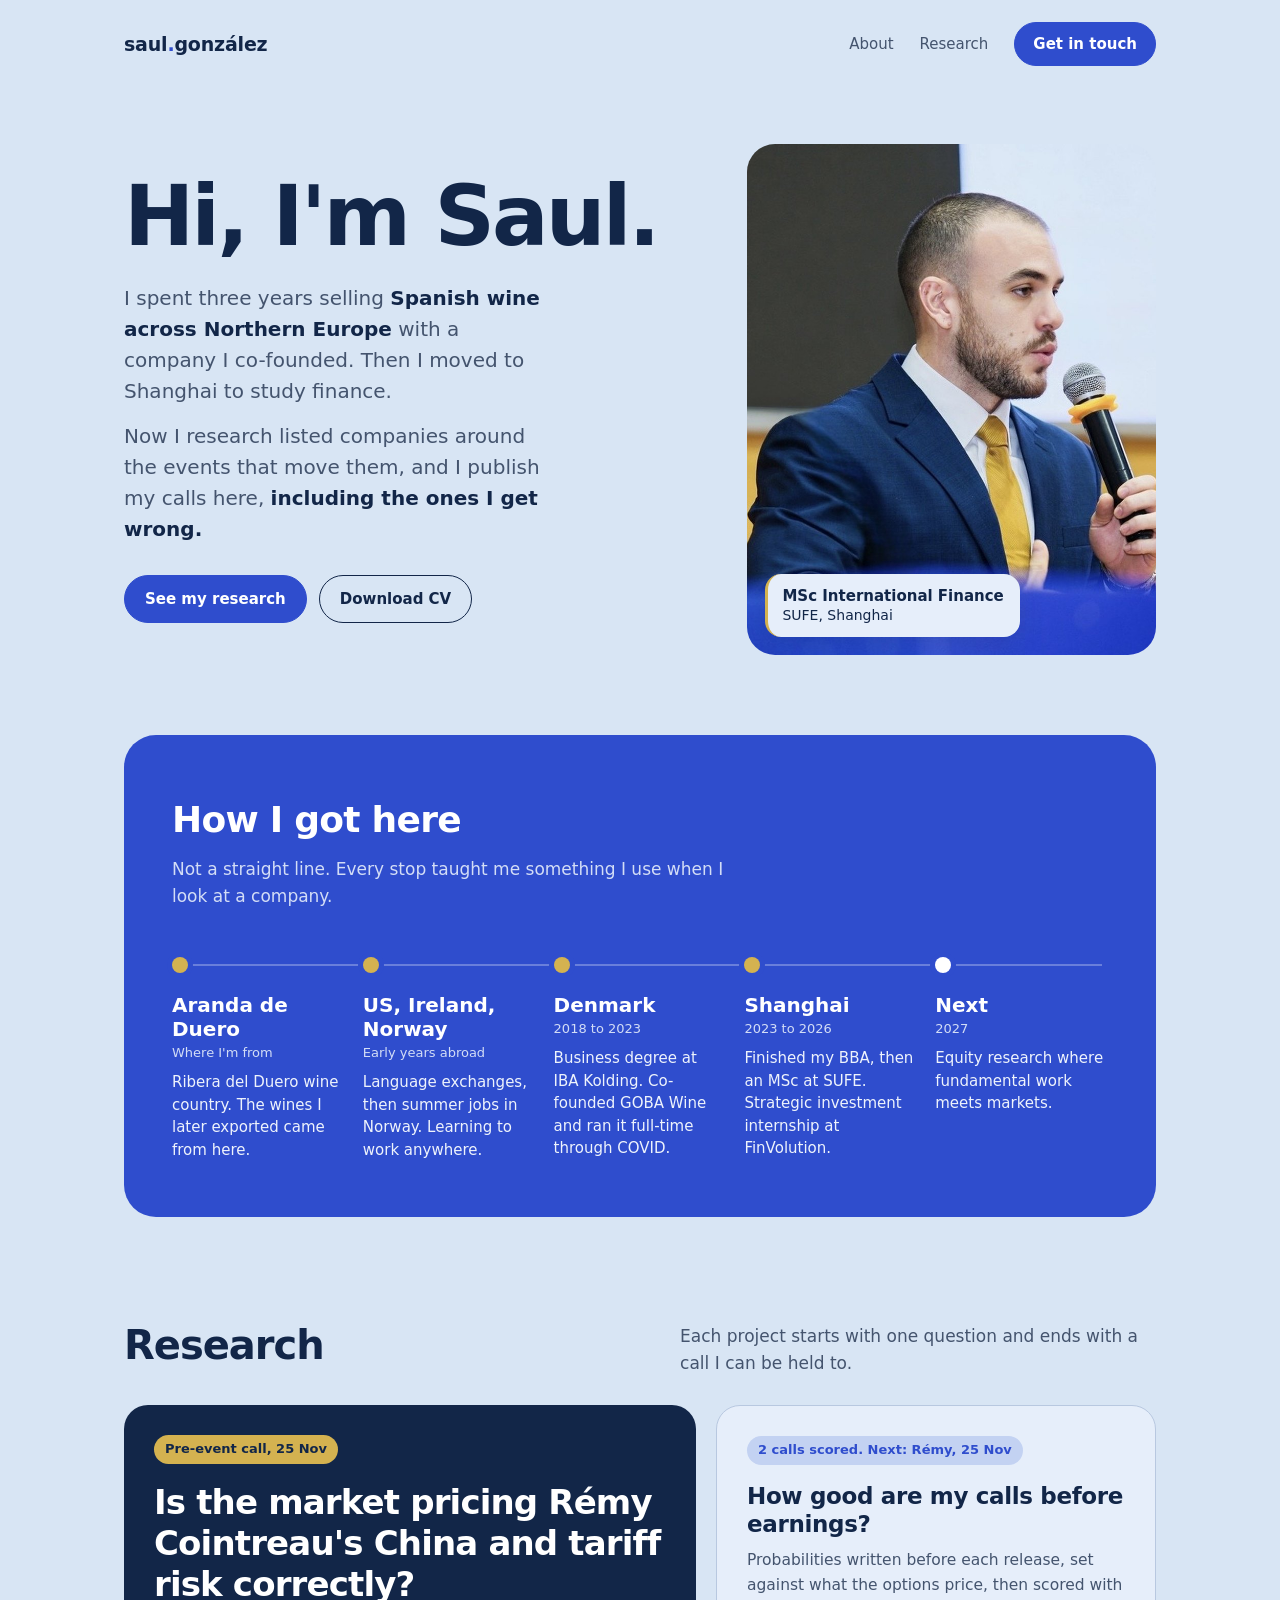
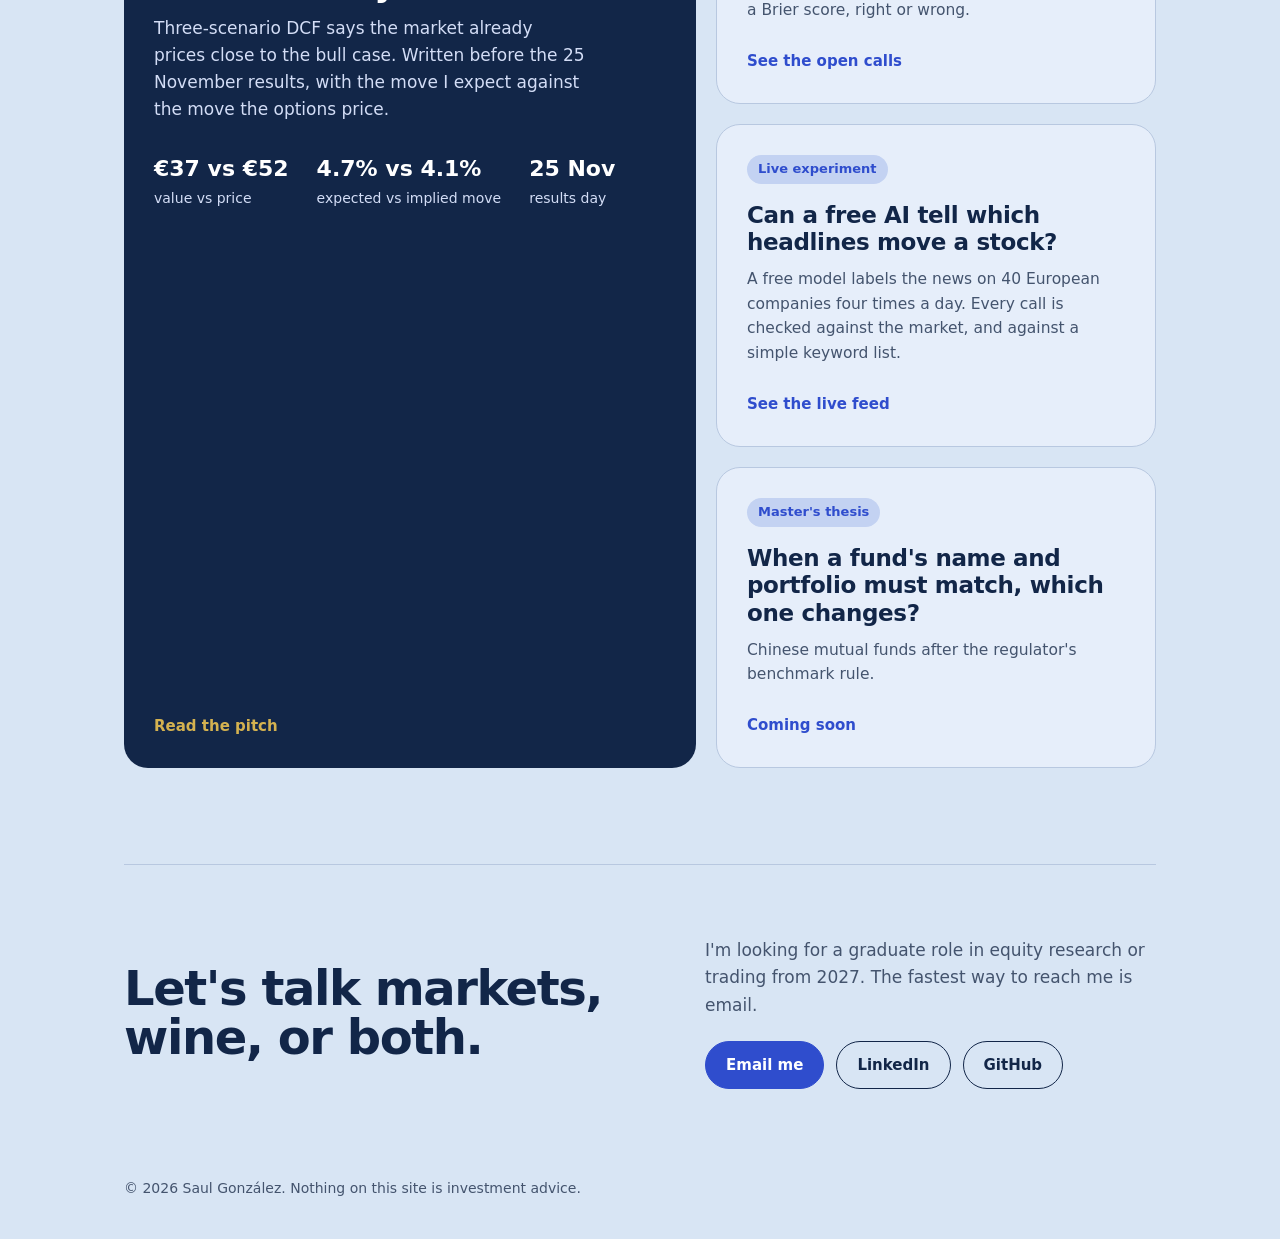
<file: index.html>
<!doctype html>
<html lang="en">
<head>
  <meta charset="utf-8">
  <meta name="viewport" content="width=device-width, initial-scale=1">
  <title>Saul González | Equity research</title>
  <meta name="description" content="Saul González: MSc International Finance (SUFE), former wine exporter. Equity research and event analysis, with calls tracked in public.">
  <meta property="og:title" content="Saul González | Equity research">
  <meta property="og:description" content="Equity research and event analysis, with calls tracked in public.">
  <meta property="og:image" content="assets/saul.jpg">
  <link rel="preconnect" href="https://rsms.me/">
  <link rel="stylesheet" href="https://rsms.me/inter/inter.css">
  <link rel="stylesheet" href="style.css?v=20261112a">
</head>
<body>
<div class="wrap">
  <header class="top">
    <a class="logo" href="index.html">saul<span>.</span>gonzález</a>
    <nav aria-label="Main">
      <a href="#journey">About</a>
      <a href="#research">Research</a>
      <a class="btn" href="#contact">Get in touch</a>
    </nav>
  </header>

  <main>
    <section class="hero">
      <div>
        <h1>Hi, I'm Saul.</h1>
        <p class="lead">I spent three years selling <strong>Spanish wine across Northern Europe</strong> with a company I co-founded. Then I moved to Shanghai to study finance.</p>
        <p class="lead">Now I research listed companies around the events that move them, and I publish my calls here, <strong>including the ones I get wrong.</strong></p>
        <div class="actions">
          <a class="btn" href="#research">See my research</a>
          <!-- CV: put the PDF in the files folder with this exact name -->
          <a class="btn ghost" href="files/Saul-Gonzalez-CV.pdf">Download CV</a>
        </div>
      </div>
      <div class="photo">
        <img src="assets/saul.jpg" alt="Saul González speaking at an event" width="800" height="1000">
        <div class="badge"><b>MSc International Finance</b>SUFE, Shanghai</div>
      </div>
    </section>

    <section class="journey" id="journey" aria-labelledby="journey-h">
      <h2 id="journey-h">How I got here</h2>
      <p class="sub">Not a straight line. Every stop taught me something I use when I look at a company.</p>
      <ol class="stops">
        <li><div class="place">Aranda de Duero</div><div class="when">Where I'm from</div><p>Ribera del Duero wine country. The wines I later exported came from here.</p></li>
        <li><div class="place">US, Ireland, Norway</div><div class="when">Early years abroad</div><p>Language exchanges, then summer jobs in Norway. Learning to work anywhere.</p></li>
        <li><div class="place">Denmark</div><div class="when">2018 to 2023</div><p>Business degree at IBA Kolding. Co-founded GOBA Wine and ran it full-time through COVID.</p></li>
        <li><div class="place">Shanghai</div><div class="when">2023 to 2026</div><p>Finished my BBA, then an MSc at SUFE. Strategic investment internship at FinVolution.</p></li>
        <li class="now"><div class="place">Next</div><div class="when">2027</div><p>Equity research where fundamental work meets markets.</p></li>
      </ol>
    </section>

    <section id="research" aria-labelledby="research-h">
      <div class="head">
        <h2 id="research-h">Research</h2>
        <p>Each project starts with one question and ends with a call I can be held to.</p>
      </div>
      <div class="grid">
        <a class="card feature" href="projects/remy-cointreau.html">
          <span class="tag">Pre-event call, 25 Nov</span>
          <h3>Is the market pricing Rémy Cointreau's China and tariff risk correctly?</h3>
          <p>Three-scenario DCF says the market already prices close to the bull case. Written before the 25 November results, with the move I expect against the move the options price.</p>
          <div class="facts"><div><b>€37 vs €52</b>value vs price</div><div><b>4.7% vs 4.1%</b>expected vs implied move</div><div><b>25 Nov</b>results day</div></div>
          <span class="more">Read the pitch</span>
        </a>
        <!-- Before going public: link these cards to their pages, or remove them until they have content. -->
        <a class="card" href="projects/event-book.html">
          <span class="tag">2 calls scored. Next: Rémy, 25 Nov</span>
          <h3>How good are my calls before earnings?</h3>
          <p>Probabilities written before each release, set against what the options price, then scored with a Brier score, right or wrong.</p>
          <span class="more">See the open calls</span>
        </a>
        <a class="card" href="projects/news-triage.html">
          <span class="tag">Live experiment</span>
          <h3>Can a free AI tell which headlines move a stock?</h3>
          <p>A free model labels the news on 40 European companies four times a day. Every call is checked against the market, and against a simple keyword list.</p>
          <span class="more">See the live feed</span>
        </a>
        <div class="card">
          <span class="tag">Master's thesis</span>
          <h3>When a fund's name and portfolio must match, which one changes?</h3>
          <p>Chinese mutual funds after the regulator's benchmark rule.</p>
          <span class="more">Coming soon</span>
        </div>
      </div>
    </section>

    <section class="contact" id="contact" aria-labelledby="contact-h">
      <h2 id="contact-h">Let's talk markets, wine, or both.</h2>
      <div>
        <p>I'm looking for a graduate role in equity research or trading from 2027. The fastest way to reach me is email.</p>
        <div class="links">
          <a class="btn" href="mailto:sagonz126@gmail.com">Email me</a>
          <a class="btn ghost" href="https://www.linkedin.com/in/saulgonzalezcastrillo">LinkedIn</a>
          <a class="btn ghost" href="https://github.com/sagonz126">GitHub</a>
        </div>
      </div>
    </section>
  </main>

  <footer>© 2026 Saul González. Nothing on this site is investment advice.</footer>
</div>
</body>
</html>
</file>
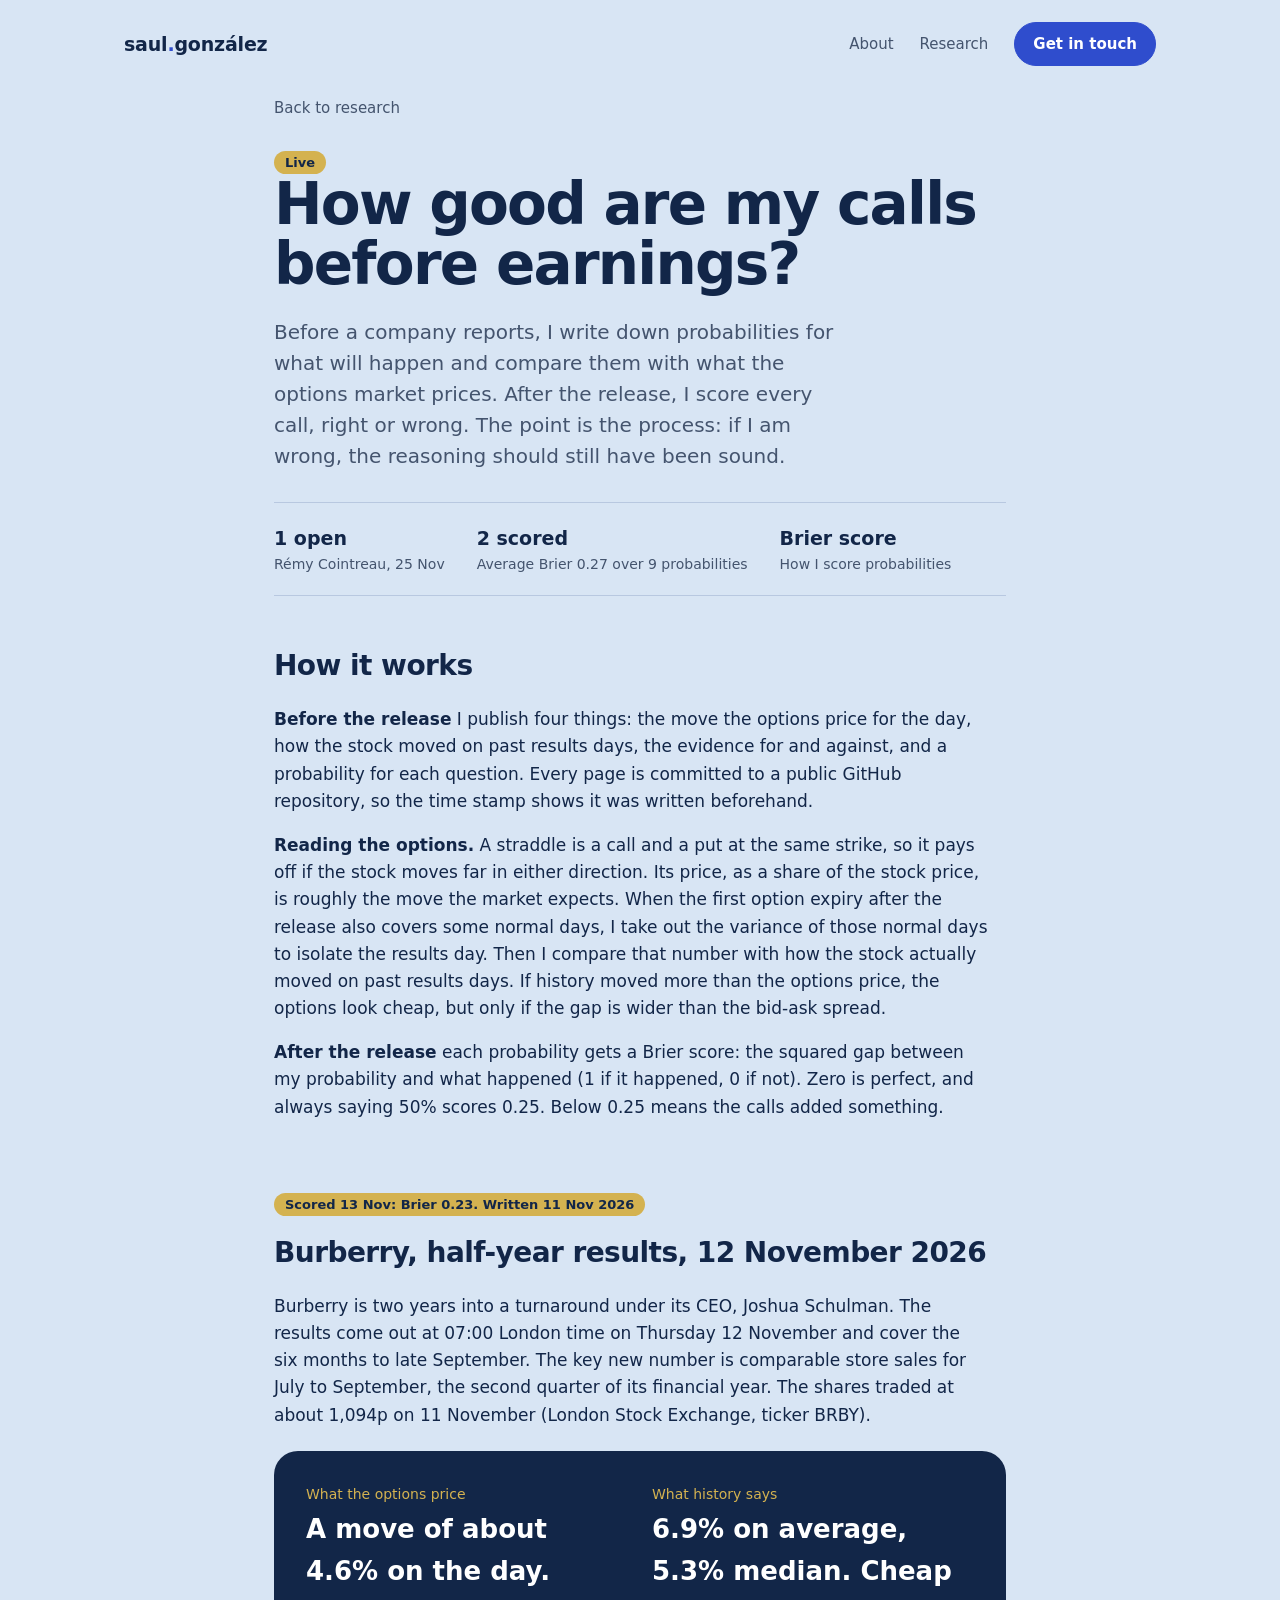
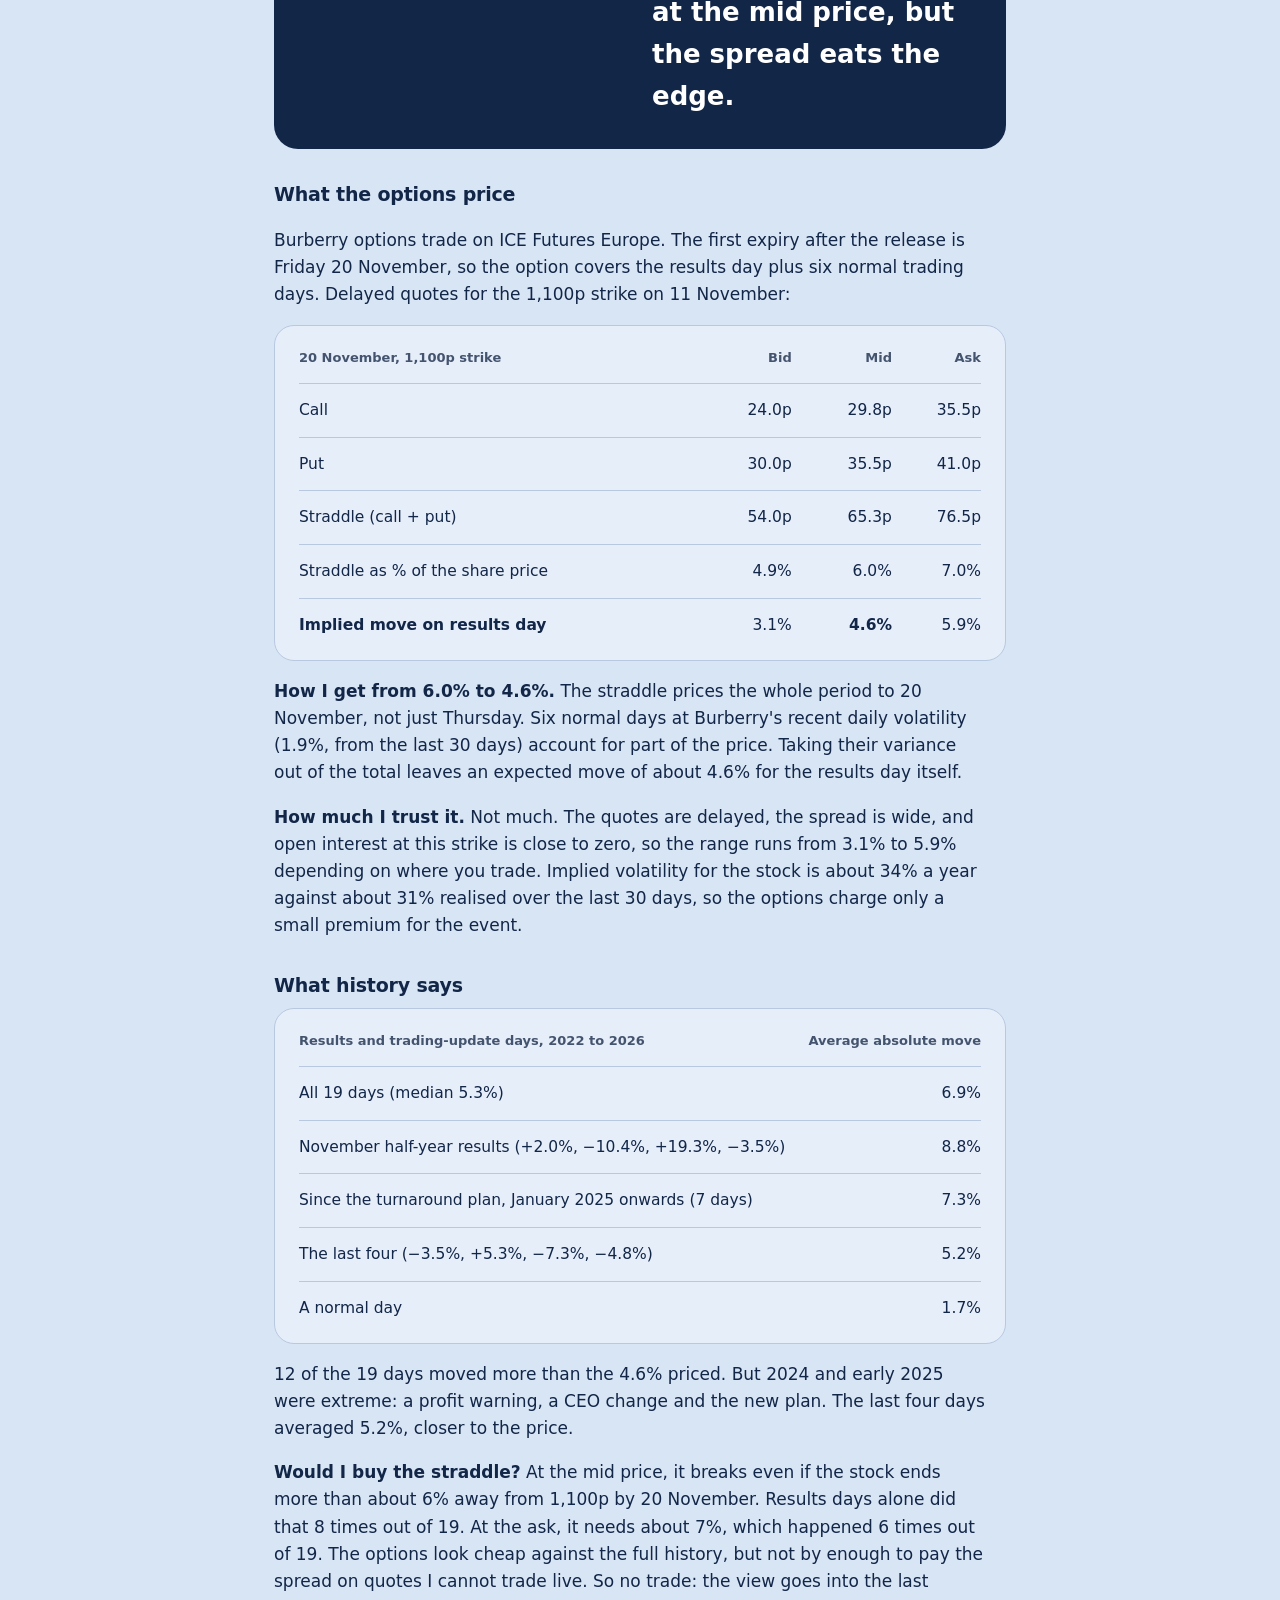
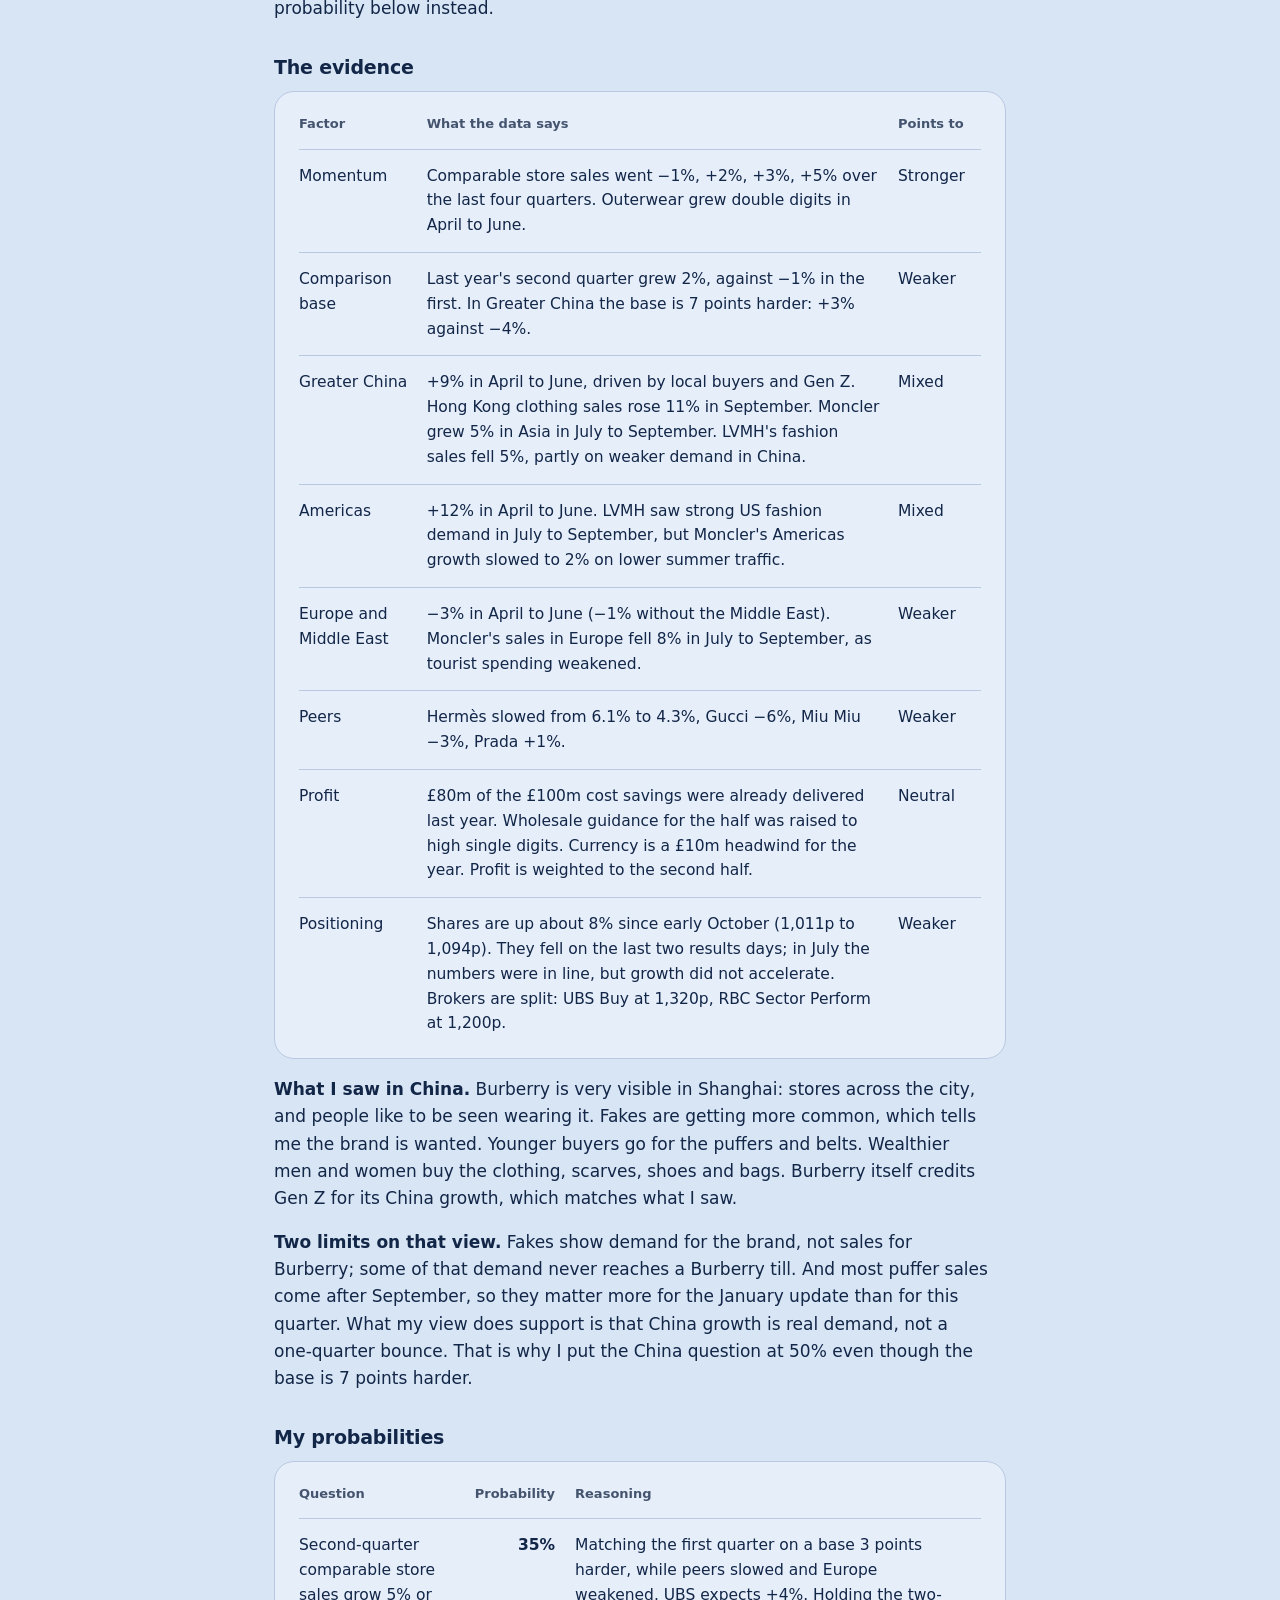
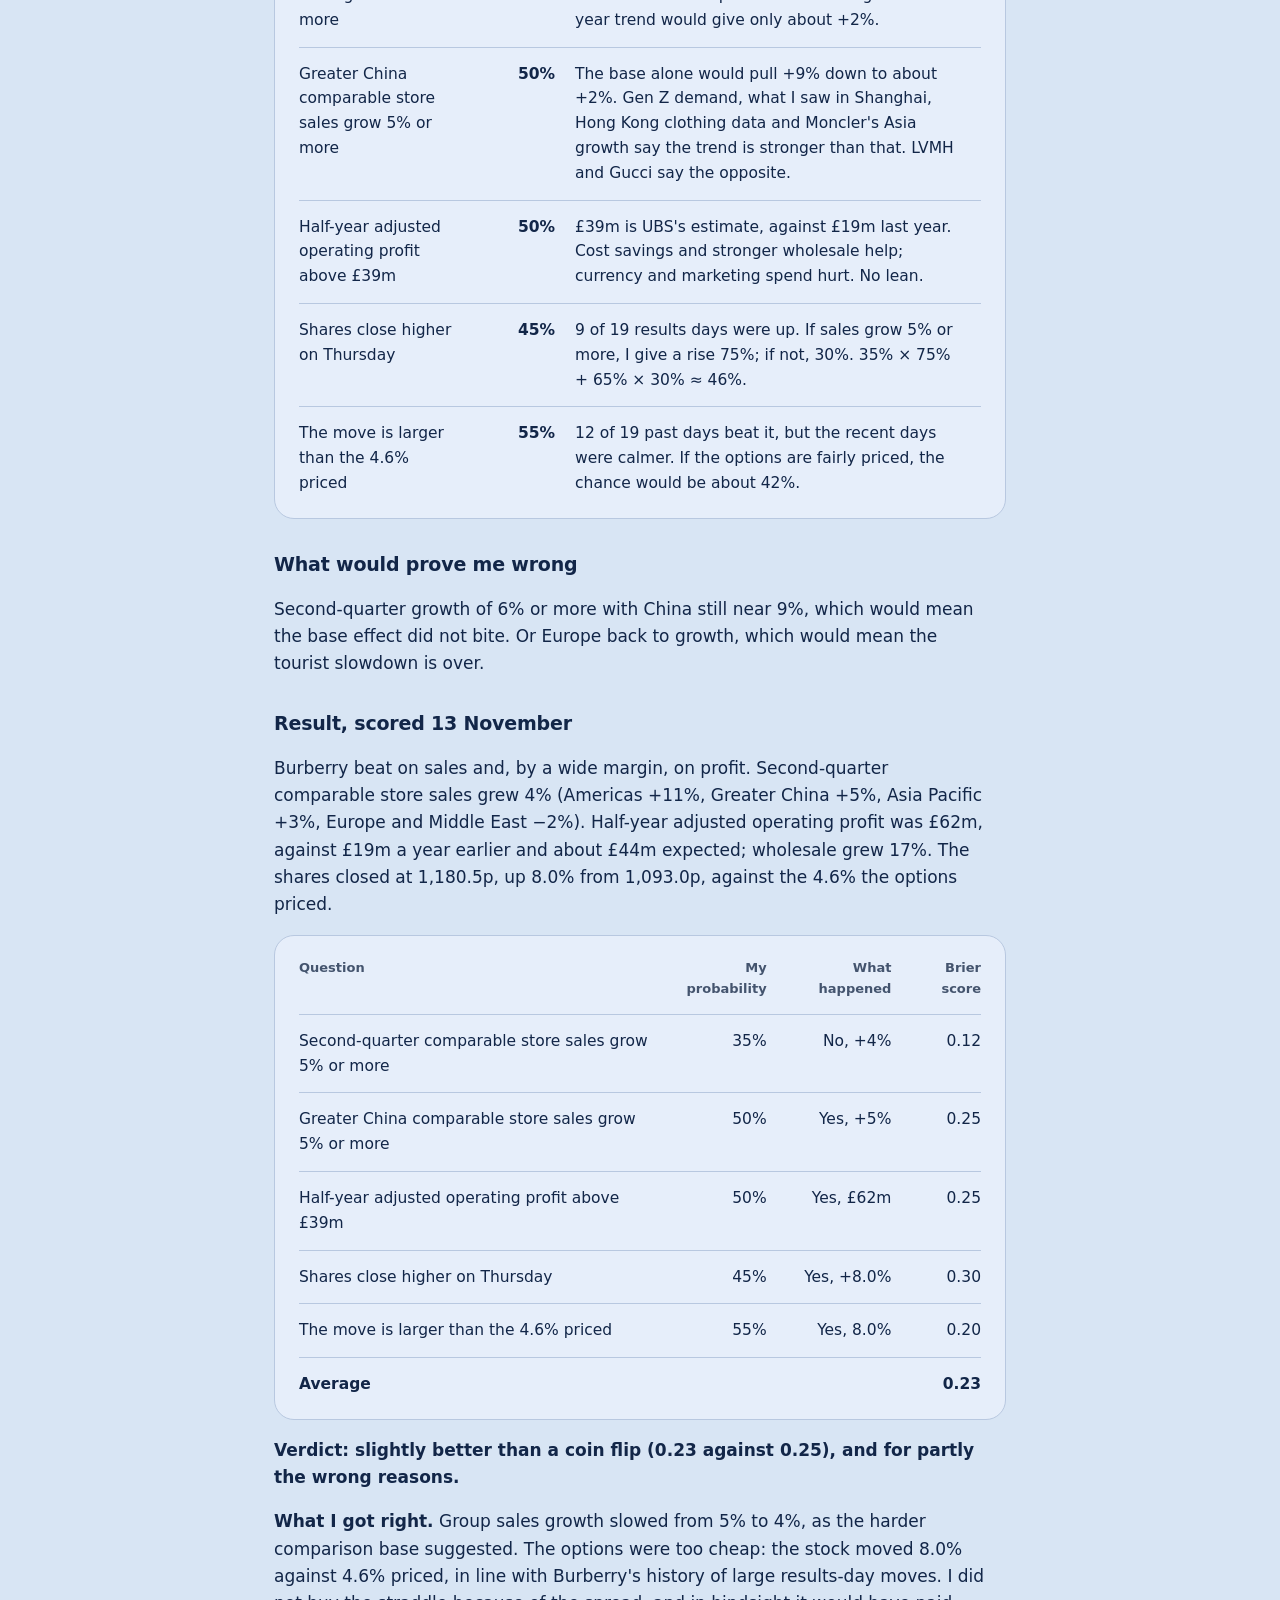
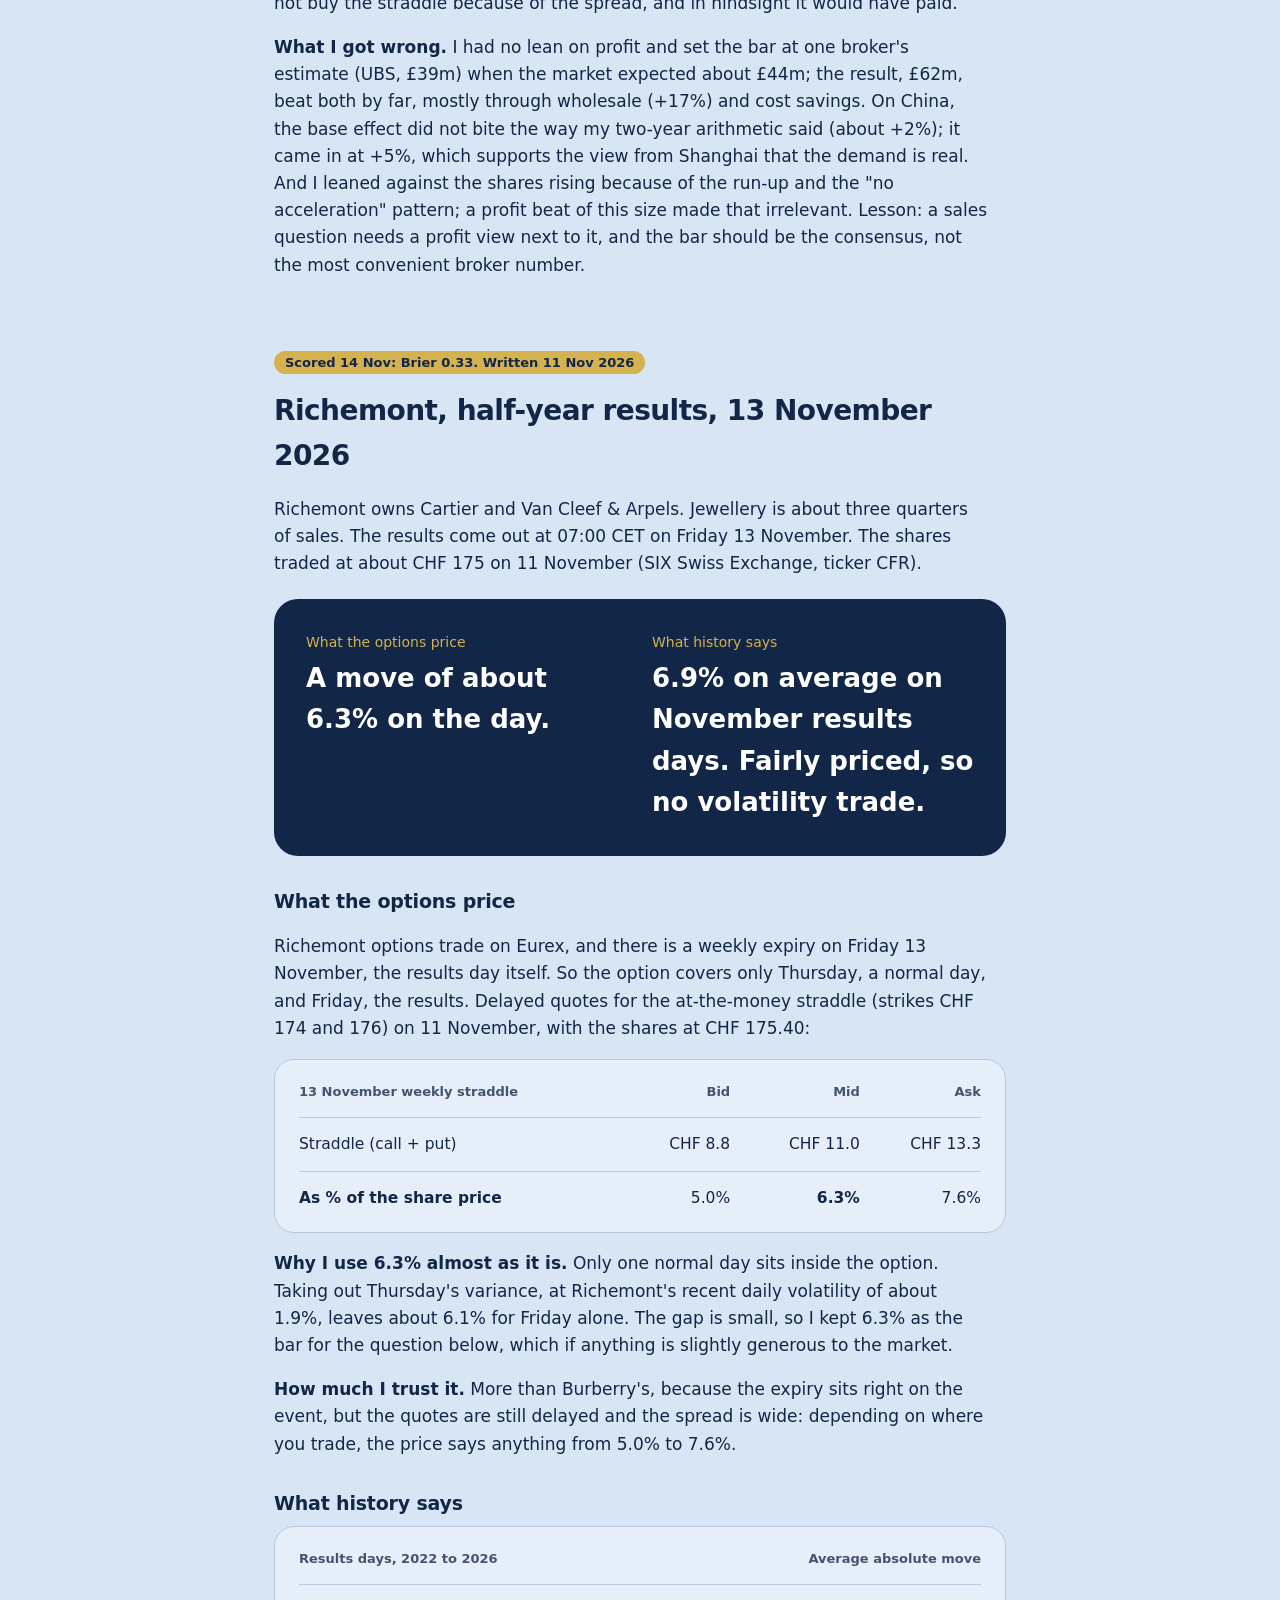
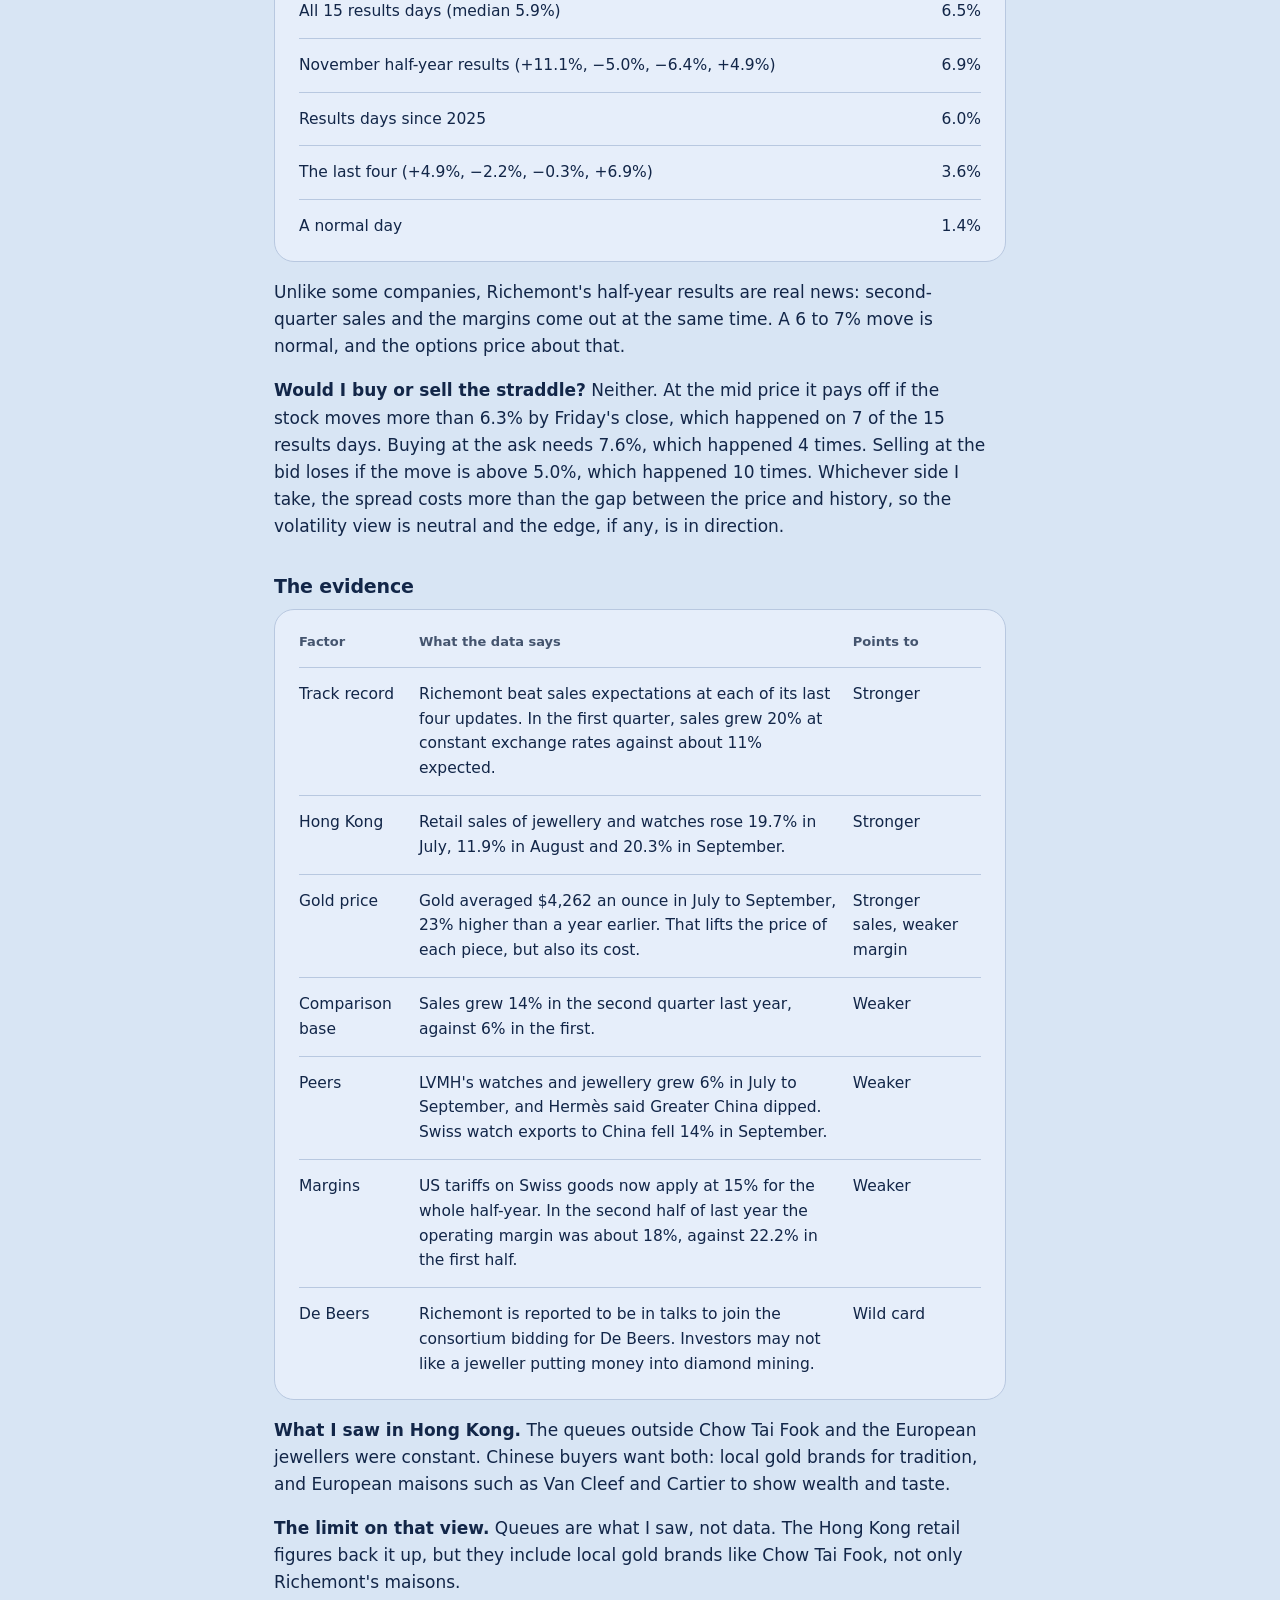
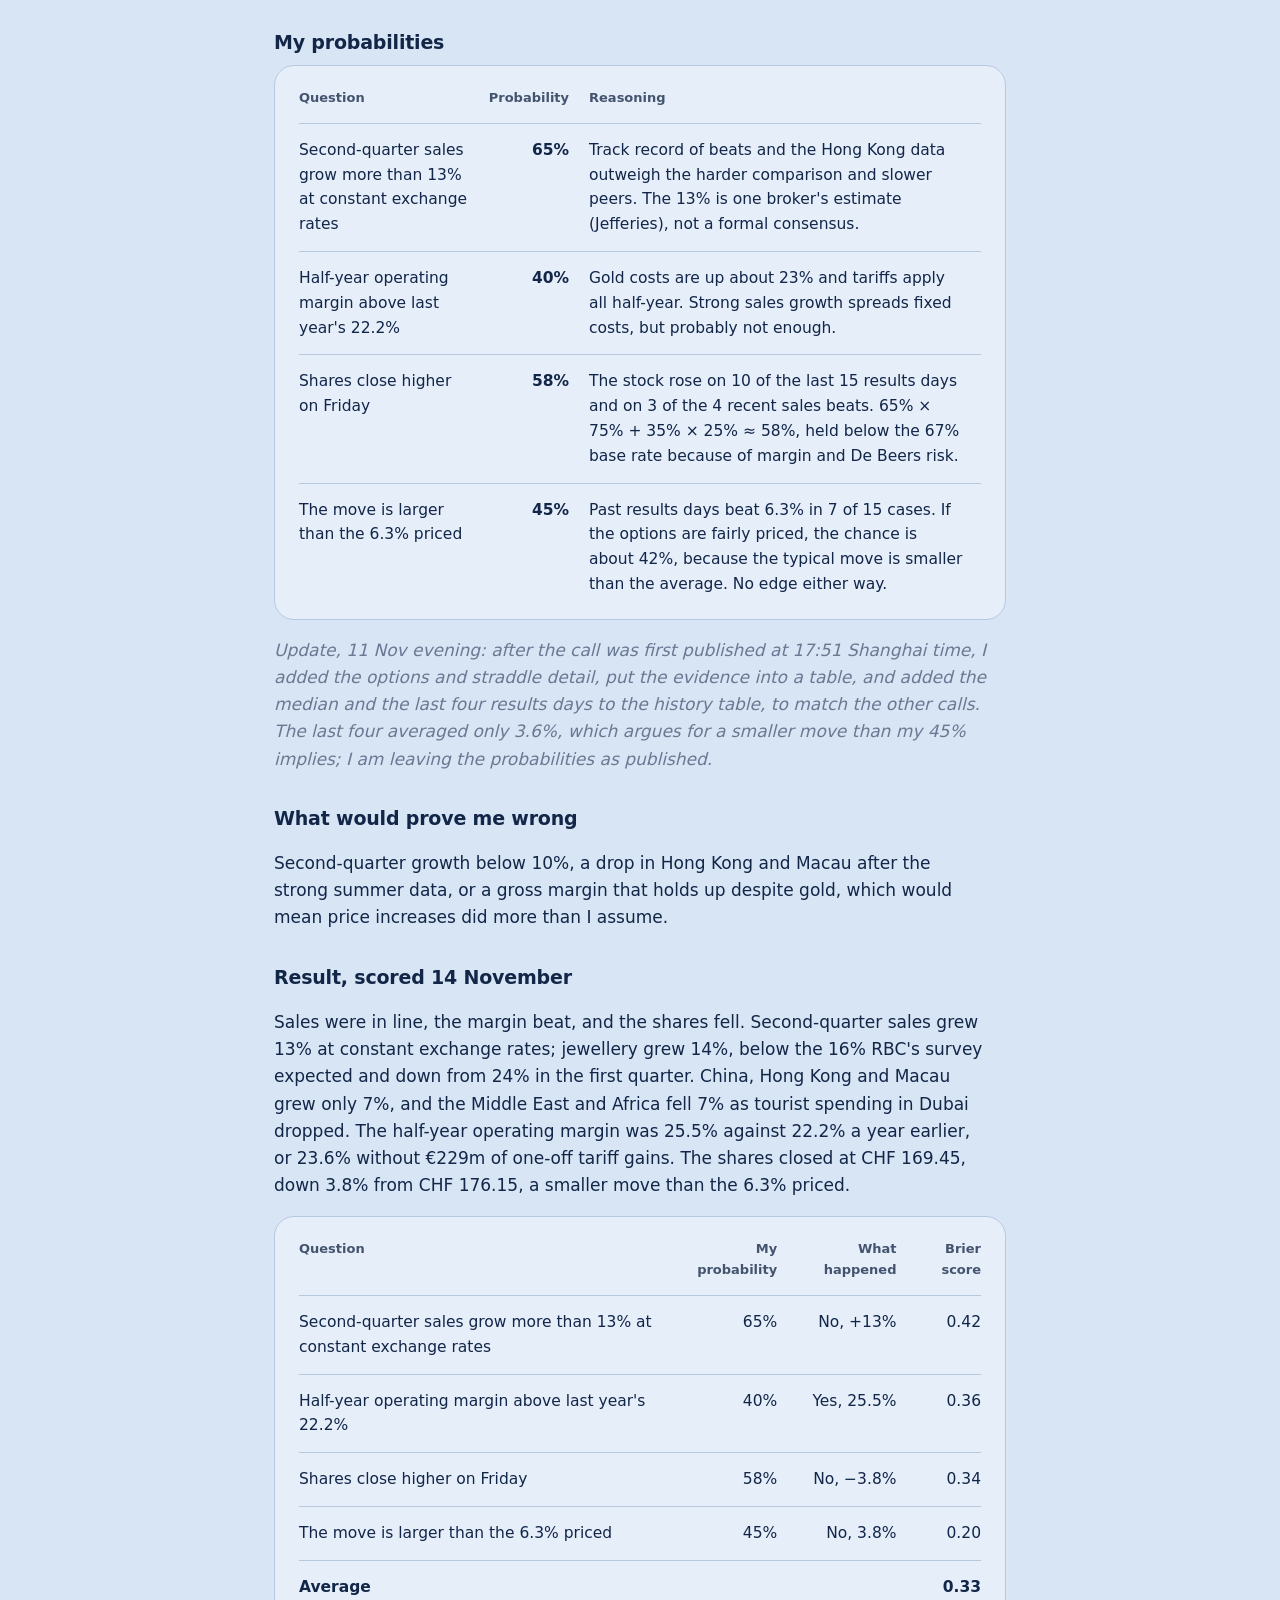
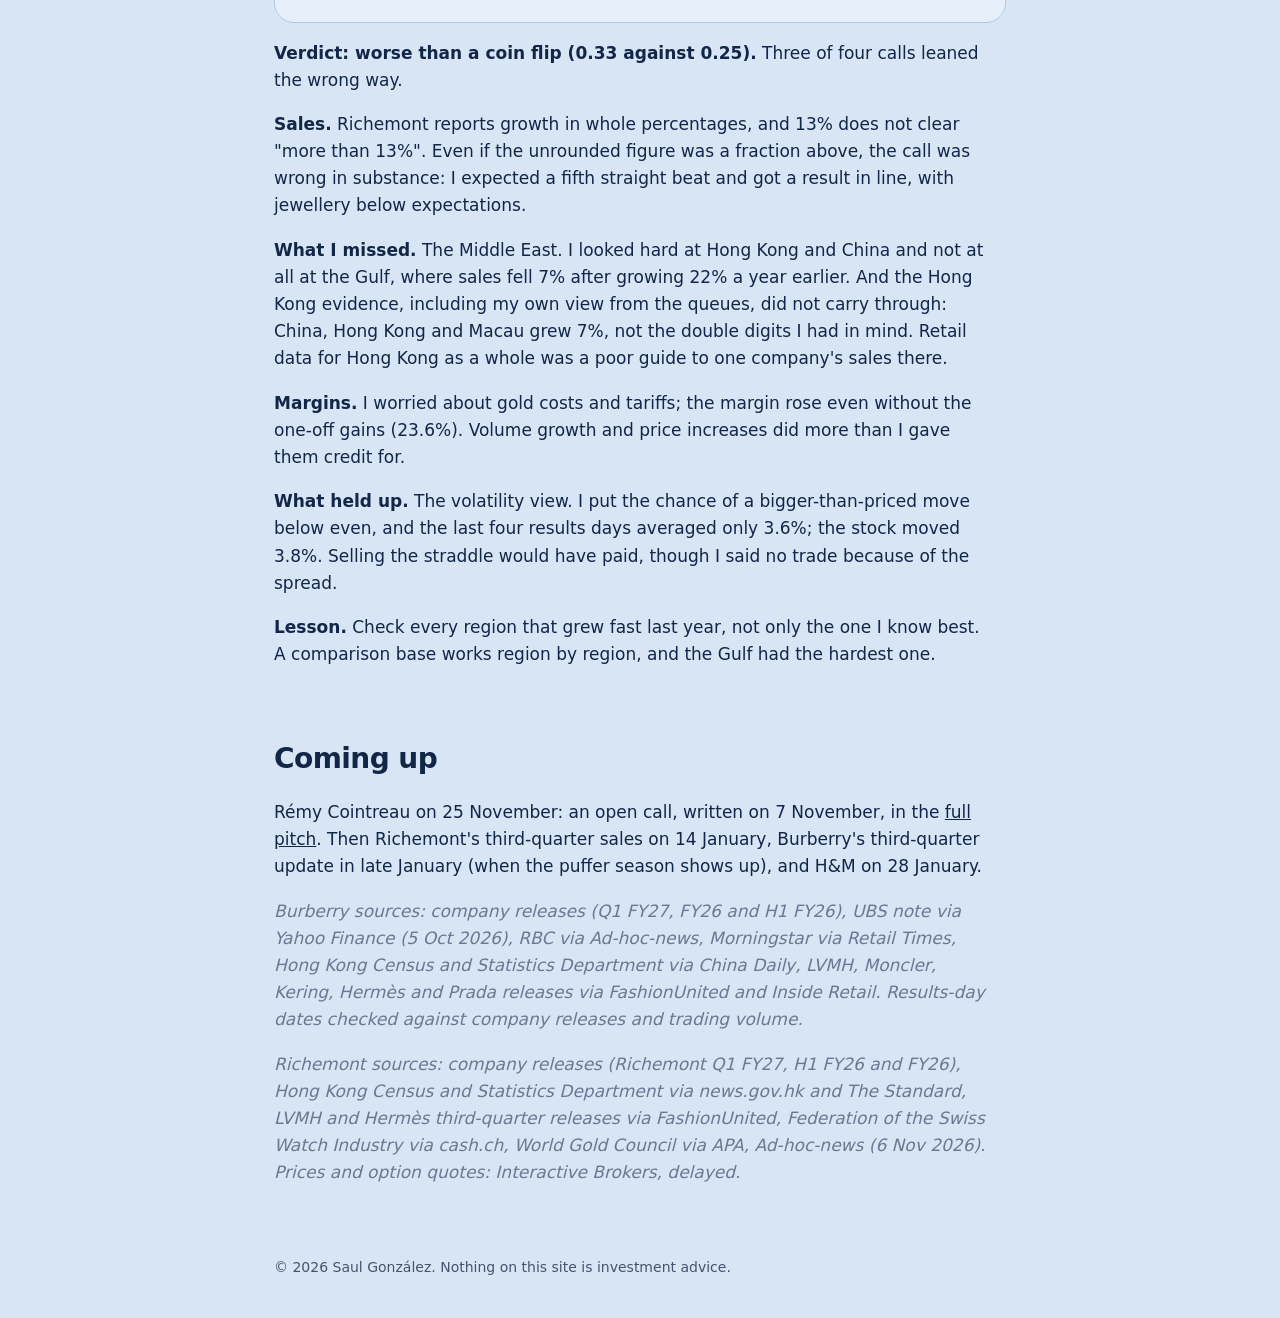
<file: projects/event-book.html>
<!doctype html>
<html lang="en">
<head>
  <meta charset="utf-8">
  <meta name="viewport" content="width=device-width, initial-scale=1">
  <title>Event book | Saul González</title>
  <meta name="description" content="Probabilities written before company results, compared with what the options market priced, and scored after.">
  <link rel="preconnect" href="https://rsms.me/">
  <link rel="stylesheet" href="https://rsms.me/inter/inter.css">
  <link rel="stylesheet" href="../style.css?v=20261112a">
</head>
<body>
<div class="wrap">
  <header class="top">
    <a class="logo" href="../index.html">saul<span>.</span>gonzález</a>
    <nav aria-label="Main">
      <a href="../index.html#journey">About</a>
      <a href="../index.html#research">Research</a>
      <a class="btn" href="../index.html#contact">Get in touch</a>
    </nav>
  </header>
</div>

<main class="wrap narrow">
  <a class="back" href="../index.html#research">Back to research</a>

  <div class="p-head">
    <span class="tag gold">Live</span>
    <h1>How good are my calls before earnings?</h1>
    <p class="lead">Before a company reports, I write down probabilities for what will happen and compare them with what the options market prices. After the release, I score every call, right or wrong. The point is the process: if I am wrong, the reasoning should still have been sound.</p>
  </div>

  <div class="p-meta">
    <div><b>1 open</b>Rémy Cointreau, 25 Nov</div>
    <div><b>2 scored</b>Average Brier 0.27 over 9 probabilities</div>
    <div><b>Brier score</b>How I score probabilities</div>
  </div>

  <section class="block" aria-labelledby="how-h">
    <h2 id="how-h">How it works</h2>
    <p><b>Before the release</b> I publish four things: the move the options price for the day, how the stock moved on past results days, the evidence for and against, and a probability for each question. Every page is committed to a public GitHub repository, so the time stamp shows it was written beforehand.</p>
    <p><b>Reading the options.</b> A straddle is a call and a put at the same strike, so it pays off if the stock moves far in either direction. Its price, as a share of the stock price, is roughly the move the market expects. When the first option expiry after the release also covers some normal days, I take out the variance of those normal days to isolate the results day. Then I compare that number with how the stock actually moved on past results days. If history moved more than the options price, the options look cheap, but only if the gap is wider than the bid-ask spread.</p>
    <p><b>After the release</b> each probability gets a Brier score: the squared gap between my probability and what happened (1 if it happened, 0 if not). Zero is perfect, and always saying 50% scores 0.25. Below 0.25 means the calls added something.</p>
  </section>

  <section class="block" aria-labelledby="brby-h">
    <span class="tag gold">Scored 13 Nov: Brier 0.23. Written 11 Nov 2026</span>
    <h2 id="brby-h" style="margin-top:14px">Burberry, half-year results, 12 November 2026</h2>
    <p>Burberry is two years into a turnaround under its CEO, Joshua Schulman. The results come out at 07:00 London time on Thursday 12 November and cover the six months to late September. The key new number is comparable store sales for July to September, the second quarter of its financial year. The shares traded at about 1,094p on 11 November (London Stock Exchange, ticker BRBY).</p>

    <div class="answer">
      <div>
        <p class="label">What the options price</p>
        <p class="value">A move of about 4.6% on the day.</p>
      </div>
      <div>
        <p class="label">What history says</p>
        <p class="value">6.9% on average, 5.3% median. Cheap at the mid price, but the spread eats the edge.</p>
      </div>
    </div>

    <h3 class="sub-h">What the options price</h3>
    <p>Burberry options trade on ICE Futures Europe. The first expiry after the release is Friday 20 November, so the option covers the results day plus six normal trading days. Delayed quotes for the 1,100p strike on 11 November:</p>
    <div class="table-card">
      <table>
        <thead><tr><th>20 November, 1,100p strike</th><th class="num">Bid</th><th class="num">Mid</th><th class="num">Ask</th></tr></thead>
        <tbody>
          <tr><td>Call</td><td class="num">24.0p</td><td class="num">29.8p</td><td class="num">35.5p</td></tr>
          <tr><td>Put</td><td class="num">30.0p</td><td class="num">35.5p</td><td class="num">41.0p</td></tr>
          <tr><td>Straddle (call + put)</td><td class="num">54.0p</td><td class="num">65.3p</td><td class="num">76.5p</td></tr>
          <tr><td>Straddle as % of the share price</td><td class="num">4.9%</td><td class="num">6.0%</td><td class="num">7.0%</td></tr>
          <tr><td><b>Implied move on results day</b></td><td class="num">3.1%</td><td class="num"><b>4.6%</b></td><td class="num">5.9%</td></tr>
        </tbody>
      </table>
    </div>
    <p><b>How I get from 6.0% to 4.6%.</b> The straddle prices the whole period to 20 November, not just Thursday. Six normal days at Burberry's recent daily volatility (1.9%, from the last 30 days) account for part of the price. Taking their variance out of the total leaves an expected move of about 4.6% for the results day itself.</p>
    <p><b>How much I trust it.</b> Not much. The quotes are delayed, the spread is wide, and open interest at this strike is close to zero, so the range runs from 3.1% to 5.9% depending on where you trade. Implied volatility for the stock is about 34% a year against about 31% realised over the last 30 days, so the options charge only a small premium for the event.</p>

    <h3 class="sub-h">What history says</h3>
    <div class="table-card">
      <table>
        <thead><tr><th>Results and trading-update days, 2022 to 2026</th><th class="num">Average absolute move</th></tr></thead>
        <tbody>
          <tr><td>All 19 days (median 5.3%)</td><td class="num">6.9%</td></tr>
          <tr><td>November half-year results (+2.0%, −10.4%, +19.3%, −3.5%)</td><td class="num">8.8%</td></tr>
          <tr><td>Since the turnaround plan, January 2025 onwards (7 days)</td><td class="num">7.3%</td></tr>
          <tr><td>The last four (−3.5%, +5.3%, −7.3%, −4.8%)</td><td class="num">5.2%</td></tr>
          <tr><td>A normal day</td><td class="num">1.7%</td></tr>
        </tbody>
      </table>
    </div>
    <p>12 of the 19 days moved more than the 4.6% priced. But 2024 and early 2025 were extreme: a profit warning, a CEO change and the new plan. The last four days averaged 5.2%, closer to the price.</p>
    <p><b>Would I buy the straddle?</b> At the mid price, it breaks even if the stock ends more than about 6% away from 1,100p by 20 November. Results days alone did that 8 times out of 19. At the ask, it needs about 7%, which happened 6 times out of 19. The options look cheap against the full history, but not by enough to pay the spread on quotes I cannot trade live. So no trade: the view goes into the last probability below instead.</p>

    <h3 class="sub-h">The evidence</h3>
    <div class="table-card">
      <table>
        <thead><tr><th>Factor</th><th>What the data says</th><th>Points to</th></tr></thead>
        <tbody>
          <tr><td>Momentum</td><td>Comparable store sales went −1%, +2%, +3%, +5% over the last four quarters. Outerwear grew double digits in April to June.</td><td>Stronger</td></tr>
          <tr><td>Comparison base</td><td>Last year's second quarter grew 2%, against −1% in the first. In Greater China the base is 7 points harder: +3% against −4%.</td><td>Weaker</td></tr>
          <tr><td>Greater China</td><td>+9% in April to June, driven by local buyers and Gen Z. Hong Kong clothing sales rose 11% in September. Moncler grew 5% in Asia in July to September. LVMH's fashion sales fell 5%, partly on weaker demand in China.</td><td>Mixed</td></tr>
          <tr><td>Americas</td><td>+12% in April to June. LVMH saw strong US fashion demand in July to September, but Moncler's Americas growth slowed to 2% on lower summer traffic.</td><td>Mixed</td></tr>
          <tr><td>Europe and Middle East</td><td>−3% in April to June (−1% without the Middle East). Moncler's sales in Europe fell 8% in July to September, as tourist spending weakened.</td><td>Weaker</td></tr>
          <tr><td>Peers</td><td>Hermès slowed from 6.1% to 4.3%, Gucci −6%, Miu Miu −3%, Prada +1%.</td><td>Weaker</td></tr>
          <tr><td>Profit</td><td>£80m of the £100m cost savings were already delivered last year. Wholesale guidance for the half was raised to high single digits. Currency is a £10m headwind for the year. Profit is weighted to the second half.</td><td>Neutral</td></tr>
          <tr><td>Positioning</td><td>Shares are up about 8% since early October (1,011p to 1,094p). They fell on the last two results days; in July the numbers were in line, but growth did not accelerate. Brokers are split: UBS Buy at 1,320p, RBC Sector Perform at 1,200p.</td><td>Weaker</td></tr>
        </tbody>
      </table>
    </div>
    <p><b>What I saw in China.</b> Burberry is very visible in Shanghai: stores across the city, and people like to be seen wearing it. Fakes are getting more common, which tells me the brand is wanted. Younger buyers go for the puffers and belts. Wealthier men and women buy the clothing, scarves, shoes and bags. Burberry itself credits Gen Z for its China growth, which matches what I saw.</p>
    <p><b>Two limits on that view.</b> Fakes show demand for the brand, not sales for Burberry; some of that demand never reaches a Burberry till. And most puffer sales come after September, so they matter more for the January update than for this quarter. What my view does support is that China growth is real demand, not a one-quarter bounce. That is why I put the China question at 50% even though the base is 7 points harder.</p>

    <h3 class="sub-h">My probabilities</h3>
    <div class="table-card">
      <table>
        <thead><tr><th>Question</th><th class="num">Probability</th><th>Reasoning</th></tr></thead>
        <tbody>
          <tr><td>Second-quarter comparable store sales grow 5% or more</td><td class="num"><b>35%</b></td><td>Matching the first quarter on a base 3 points harder, while peers slowed and Europe weakened. UBS expects +4%. Holding the two-year trend would give only about +2%.</td></tr>
          <tr><td>Greater China comparable store sales grow 5% or more</td><td class="num"><b>50%</b></td><td>The base alone would pull +9% down to about +2%. Gen Z demand, what I saw in Shanghai, Hong Kong clothing data and Moncler's Asia growth say the trend is stronger than that. LVMH and Gucci say the opposite.</td></tr>
          <tr><td>Half-year adjusted operating profit above £39m</td><td class="num"><b>50%</b></td><td>£39m is UBS's estimate, against £19m last year. Cost savings and stronger wholesale help; currency and marketing spend hurt. No lean.</td></tr>
          <tr><td>Shares close higher on Thursday</td><td class="num"><b>45%</b></td><td>9 of 19 results days were up. If sales grow 5% or more, I give a rise 75%; if not, 30%. 35% × 75% + 65% × 30% ≈ 46%.</td></tr>
          <tr><td>The move is larger than the 4.6% priced</td><td class="num"><b>55%</b></td><td>12 of 19 past days beat it, but the recent days were calmer. If the options are fairly priced, the chance would be about 42%.</td></tr>
        </tbody>
      </table>
    </div>

    <h3 class="sub-h">What would prove me wrong</h3>
    <p>Second-quarter growth of 6% or more with China still near 9%, which would mean the base effect did not bite. Or Europe back to growth, which would mean the tourist slowdown is over.</p>

    <h3 class="sub-h">Result, scored 13 November</h3>
    <p>Burberry beat on sales and, by a wide margin, on profit. Second-quarter comparable store sales grew 4% (Americas +11%, Greater China +5%, Asia Pacific +3%, Europe and Middle East −2%). Half-year adjusted operating profit was £62m, against £19m a year earlier and about £44m expected; wholesale grew 17%. The shares closed at 1,180.5p, up 8.0% from 1,093.0p, against the 4.6% the options priced.</p>
    <div class="table-card">
      <table>
        <thead><tr><th>Question</th><th class="num">My probability</th><th class="num">What happened</th><th class="num">Brier score</th></tr></thead>
        <tbody>
          <tr><td>Second-quarter comparable store sales grow 5% or more</td><td class="num">35%</td><td class="num">No, +4%</td><td class="num">0.12</td></tr>
          <tr><td>Greater China comparable store sales grow 5% or more</td><td class="num">50%</td><td class="num">Yes, +5%</td><td class="num">0.25</td></tr>
          <tr><td>Half-year adjusted operating profit above £39m</td><td class="num">50%</td><td class="num">Yes, £62m</td><td class="num">0.25</td></tr>
          <tr><td>Shares close higher on Thursday</td><td class="num">45%</td><td class="num">Yes, +8.0%</td><td class="num">0.30</td></tr>
          <tr><td>The move is larger than the 4.6% priced</td><td class="num">55%</td><td class="num">Yes, 8.0%</td><td class="num">0.20</td></tr>
          <tr><td><b>Average</b></td><td class="num"></td><td class="num"></td><td class="num"><b>0.23</b></td></tr>
        </tbody>
      </table>
    </div>
    <p><b>Verdict: slightly better than a coin flip (0.23 against 0.25), and for partly the wrong reasons.</b></p>
    <p><b>What I got right.</b> Group sales growth slowed from 5% to 4%, as the harder comparison base suggested. The options were too cheap: the stock moved 8.0% against 4.6% priced, in line with Burberry's history of large results-day moves. I did not buy the straddle because of the spread, and in hindsight it would have paid.</p>
    <p><b>What I got wrong.</b> I had no lean on profit and set the bar at one broker's estimate (UBS, £39m) when the market expected about £44m; the result, £62m, beat both by far, mostly through wholesale (+17%) and cost savings. On China, the base effect did not bite the way my two-year arithmetic said (about +2%); it came in at +5%, which supports the view from Shanghai that the demand is real. And I leaned against the shares rising because of the run-up and the "no acceleration" pattern; a profit beat of this size made that irrelevant. Lesson: a sales question needs a profit view next to it, and the bar should be the consensus, not the most convenient broker number.</p>
  </section>

  <section class="block" aria-labelledby="cfr-h">
    <span class="tag gold">Scored 14 Nov: Brier 0.33. Written 11 Nov 2026</span>
    <h2 id="cfr-h" style="margin-top:14px">Richemont, half-year results, 13 November 2026</h2>
    <p>Richemont owns Cartier and Van Cleef &amp; Arpels. Jewellery is about three quarters of sales. The results come out at 07:00 CET on Friday 13 November. The shares traded at about CHF 175 on 11 November (SIX Swiss Exchange, ticker CFR).</p>

    <div class="answer">
      <div>
        <p class="label">What the options price</p>
        <p class="value">A move of about 6.3% on the day.</p>
      </div>
      <div>
        <p class="label">What history says</p>
        <p class="value">6.9% on average on November results days. Fairly priced, so no volatility trade.</p>
      </div>
    </div>

    <h3 class="sub-h">What the options price</h3>
    <p>Richemont options trade on Eurex, and there is a weekly expiry on Friday 13 November, the results day itself. So the option covers only Thursday, a normal day, and Friday, the results. Delayed quotes for the at-the-money straddle (strikes CHF 174 and 176) on 11 November, with the shares at CHF 175.40:</p>
    <div class="table-card">
      <table>
        <thead><tr><th>13 November weekly straddle</th><th class="num">Bid</th><th class="num">Mid</th><th class="num">Ask</th></tr></thead>
        <tbody>
          <tr><td>Straddle (call + put)</td><td class="num">CHF 8.8</td><td class="num">CHF 11.0</td><td class="num">CHF 13.3</td></tr>
          <tr><td><b>As % of the share price</b></td><td class="num">5.0%</td><td class="num"><b>6.3%</b></td><td class="num">7.6%</td></tr>
        </tbody>
      </table>
    </div>
    <p><b>Why I use 6.3% almost as it is.</b> Only one normal day sits inside the option. Taking out Thursday's variance, at Richemont's recent daily volatility of about 1.9%, leaves about 6.1% for Friday alone. The gap is small, so I kept 6.3% as the bar for the question below, which if anything is slightly generous to the market.</p>
    <p><b>How much I trust it.</b> More than Burberry's, because the expiry sits right on the event, but the quotes are still delayed and the spread is wide: depending on where you trade, the price says anything from 5.0% to 7.6%.</p>

    <h3 class="sub-h">What history says</h3>
    <div class="table-card">
      <table>
        <thead><tr><th>Results days, 2022 to 2026</th><th class="num">Average absolute move</th></tr></thead>
        <tbody>
          <tr><td>All 15 results days (median 5.9%)</td><td class="num">6.5%</td></tr>
          <tr><td>November half-year results (+11.1%, −5.0%, −6.4%, +4.9%)</td><td class="num">6.9%</td></tr>
          <tr><td>Results days since 2025</td><td class="num">6.0%</td></tr>
          <tr><td>The last four (+4.9%, −2.2%, −0.3%, +6.9%)</td><td class="num">3.6%</td></tr>
          <tr><td>A normal day</td><td class="num">1.4%</td></tr>
        </tbody>
      </table>
    </div>
    <p>Unlike some companies, Richemont's half-year results are real news: second-quarter sales and the margins come out at the same time. A 6 to 7% move is normal, and the options price about that.</p>
    <p><b>Would I buy or sell the straddle?</b> Neither. At the mid price it pays off if the stock moves more than 6.3% by Friday's close, which happened on 7 of the 15 results days. Buying at the ask needs 7.6%, which happened 4 times. Selling at the bid loses if the move is above 5.0%, which happened 10 times. Whichever side I take, the spread costs more than the gap between the price and history, so the volatility view is neutral and the edge, if any, is in direction.</p>

    <h3 class="sub-h">The evidence</h3>
    <div class="table-card">
      <table>
        <thead><tr><th>Factor</th><th>What the data says</th><th>Points to</th></tr></thead>
        <tbody>
          <tr><td>Track record</td><td>Richemont beat sales expectations at each of its last four updates. In the first quarter, sales grew 20% at constant exchange rates against about 11% expected.</td><td>Stronger</td></tr>
          <tr><td>Hong Kong</td><td>Retail sales of jewellery and watches rose 19.7% in July, 11.9% in August and 20.3% in September.</td><td>Stronger</td></tr>
          <tr><td>Gold price</td><td>Gold averaged $4,262 an ounce in July to September, 23% higher than a year earlier. That lifts the price of each piece, but also its cost.</td><td>Stronger sales, weaker margin</td></tr>
          <tr><td>Comparison base</td><td>Sales grew 14% in the second quarter last year, against 6% in the first.</td><td>Weaker</td></tr>
          <tr><td>Peers</td><td>LVMH's watches and jewellery grew 6% in July to September, and Hermès said Greater China dipped. Swiss watch exports to China fell 14% in September.</td><td>Weaker</td></tr>
          <tr><td>Margins</td><td>US tariffs on Swiss goods now apply at 15% for the whole half-year. In the second half of last year the operating margin was about 18%, against 22.2% in the first half.</td><td>Weaker</td></tr>
          <tr><td>De Beers</td><td>Richemont is reported to be in talks to join the consortium bidding for De Beers. Investors may not like a jeweller putting money into diamond mining.</td><td>Wild card</td></tr>
        </tbody>
      </table>
    </div>
    <p><b>What I saw in Hong Kong.</b> The queues outside Chow Tai Fook and the European jewellers were constant. Chinese buyers want both: local gold brands for tradition, and European maisons such as Van Cleef and Cartier to show wealth and taste.</p>
    <p><b>The limit on that view.</b> Queues are what I saw, not data. The Hong Kong retail figures back it up, but they include local gold brands like Chow Tai Fook, not only Richemont's maisons.</p>

    <h3 class="sub-h">My probabilities</h3>
    <div class="table-card">
      <table>
        <thead><tr><th>Question</th><th class="num">Probability</th><th>Reasoning</th></tr></thead>
        <tbody>
          <tr><td>Second-quarter sales grow more than 13% at constant exchange rates</td><td class="num"><b>65%</b></td><td>Track record of beats and the Hong Kong data outweigh the harder comparison and slower peers. The 13% is one broker's estimate (Jefferies), not a formal consensus.</td></tr>
          <tr><td>Half-year operating margin above last year's 22.2%</td><td class="num"><b>40%</b></td><td>Gold costs are up about 23% and tariffs apply all half-year. Strong sales growth spreads fixed costs, but probably not enough.</td></tr>
          <tr><td>Shares close higher on Friday</td><td class="num"><b>58%</b></td><td>The stock rose on 10 of the last 15 results days and on 3 of the 4 recent sales beats. 65% × 75% + 35% × 25% ≈ 58%, held below the 67% base rate because of margin and De Beers risk.</td></tr>
          <tr><td>The move is larger than the 6.3% priced</td><td class="num"><b>45%</b></td><td>Past results days beat 6.3% in 7 of 15 cases. If the options are fairly priced, the chance is about 42%, because the typical move is smaller than the average. No edge either way.</td></tr>
        </tbody>
      </table>
    </div>

    <p class="pending">Update, 11 Nov evening: after the call was first published at 17:51 Shanghai time, I added the options and straddle detail, put the evidence into a table, and added the median and the last four results days to the history table, to match the other calls. The last four averaged only 3.6%, which argues for a smaller move than my 45% implies; I am leaving the probabilities as published.</p>

    <h3 class="sub-h">What would prove me wrong</h3>
    <p>Second-quarter growth below 10%, a drop in Hong Kong and Macau after the strong summer data, or a gross margin that holds up despite gold, which would mean price increases did more than I assume.</p>

    <h3 class="sub-h">Result, scored 14 November</h3>
    <p>Sales were in line, the margin beat, and the shares fell. Second-quarter sales grew 13% at constant exchange rates; jewellery grew 14%, below the 16% RBC's survey expected and down from 24% in the first quarter. China, Hong Kong and Macau grew only 7%, and the Middle East and Africa fell 7% as tourist spending in Dubai dropped. The half-year operating margin was 25.5% against 22.2% a year earlier, or 23.6% without €229m of one-off tariff gains. The shares closed at CHF 169.45, down 3.8% from CHF 176.15, a smaller move than the 6.3% priced.</p>
    <div class="table-card">
      <table>
        <thead><tr><th>Question</th><th class="num">My probability</th><th class="num">What happened</th><th class="num">Brier score</th></tr></thead>
        <tbody>
          <tr><td>Second-quarter sales grow more than 13% at constant exchange rates</td><td class="num">65%</td><td class="num">No, +13%</td><td class="num">0.42</td></tr>
          <tr><td>Half-year operating margin above last year's 22.2%</td><td class="num">40%</td><td class="num">Yes, 25.5%</td><td class="num">0.36</td></tr>
          <tr><td>Shares close higher on Friday</td><td class="num">58%</td><td class="num">No, −3.8%</td><td class="num">0.34</td></tr>
          <tr><td>The move is larger than the 6.3% priced</td><td class="num">45%</td><td class="num">No, 3.8%</td><td class="num">0.20</td></tr>
          <tr><td><b>Average</b></td><td class="num"></td><td class="num"></td><td class="num"><b>0.33</b></td></tr>
        </tbody>
      </table>
    </div>
    <p><b>Verdict: worse than a coin flip (0.33 against 0.25).</b> Three of four calls leaned the wrong way.</p>
    <p><b>Sales.</b> Richemont reports growth in whole percentages, and 13% does not clear "more than 13%". Even if the unrounded figure was a fraction above, the call was wrong in substance: I expected a fifth straight beat and got a result in line, with jewellery below expectations.</p>
    <p><b>What I missed.</b> The Middle East. I looked hard at Hong Kong and China and not at all at the Gulf, where sales fell 7% after growing 22% a year earlier. And the Hong Kong evidence, including my own view from the queues, did not carry through: China, Hong Kong and Macau grew 7%, not the double digits I had in mind. Retail data for Hong Kong as a whole was a poor guide to one company's sales there.</p>
    <p><b>Margins.</b> I worried about gold costs and tariffs; the margin rose even without the one-off gains (23.6%). Volume growth and price increases did more than I gave them credit for.</p>
    <p><b>What held up.</b> The volatility view. I put the chance of a bigger-than-priced move below even, and the last four results days averaged only 3.6%; the stock moved 3.8%. Selling the straddle would have paid, though I said no trade because of the spread.</p>
    <p><b>Lesson.</b> Check every region that grew fast last year, not only the one I know best. A comparison base works region by region, and the Gulf had the hardest one.</p>
  </section>

  <section class="block" aria-labelledby="next-h">
    <h2 id="next-h">Coming up</h2>
    <p>Rémy Cointreau on 25 November: an open call, written on 7 November, in the <a href="remy-cointreau.html">full pitch</a>. Then Richemont's third-quarter sales on 14 January, Burberry's third-quarter update in late January (when the puffer season shows up), and H&amp;M on 28 January.</p>
    <p class="pending">Burberry sources: company releases (Q1 FY27, FY26 and H1 FY26), UBS note via Yahoo Finance (5 Oct 2026), RBC via Ad-hoc-news, Morningstar via Retail Times, Hong Kong Census and Statistics Department via China Daily, LVMH, Moncler, Kering, Hermès and Prada releases via FashionUnited and Inside Retail. Results-day dates checked against company releases and trading volume.</p>
    <p class="pending">Richemont sources: company releases (Richemont Q1 FY27, H1 FY26 and FY26), Hong Kong Census and Statistics Department via news.gov.hk and The Standard, LVMH and Hermès third-quarter releases via FashionUnited, Federation of the Swiss Watch Industry via cash.ch, World Gold Council via APA, Ad-hoc-news (6 Nov 2026). Prices and option quotes: Interactive Brokers, delayed.</p>
  </section>

  <footer>© 2026 Saul González. Nothing on this site is investment advice.</footer>
</main>
</body>
</html>
</file>
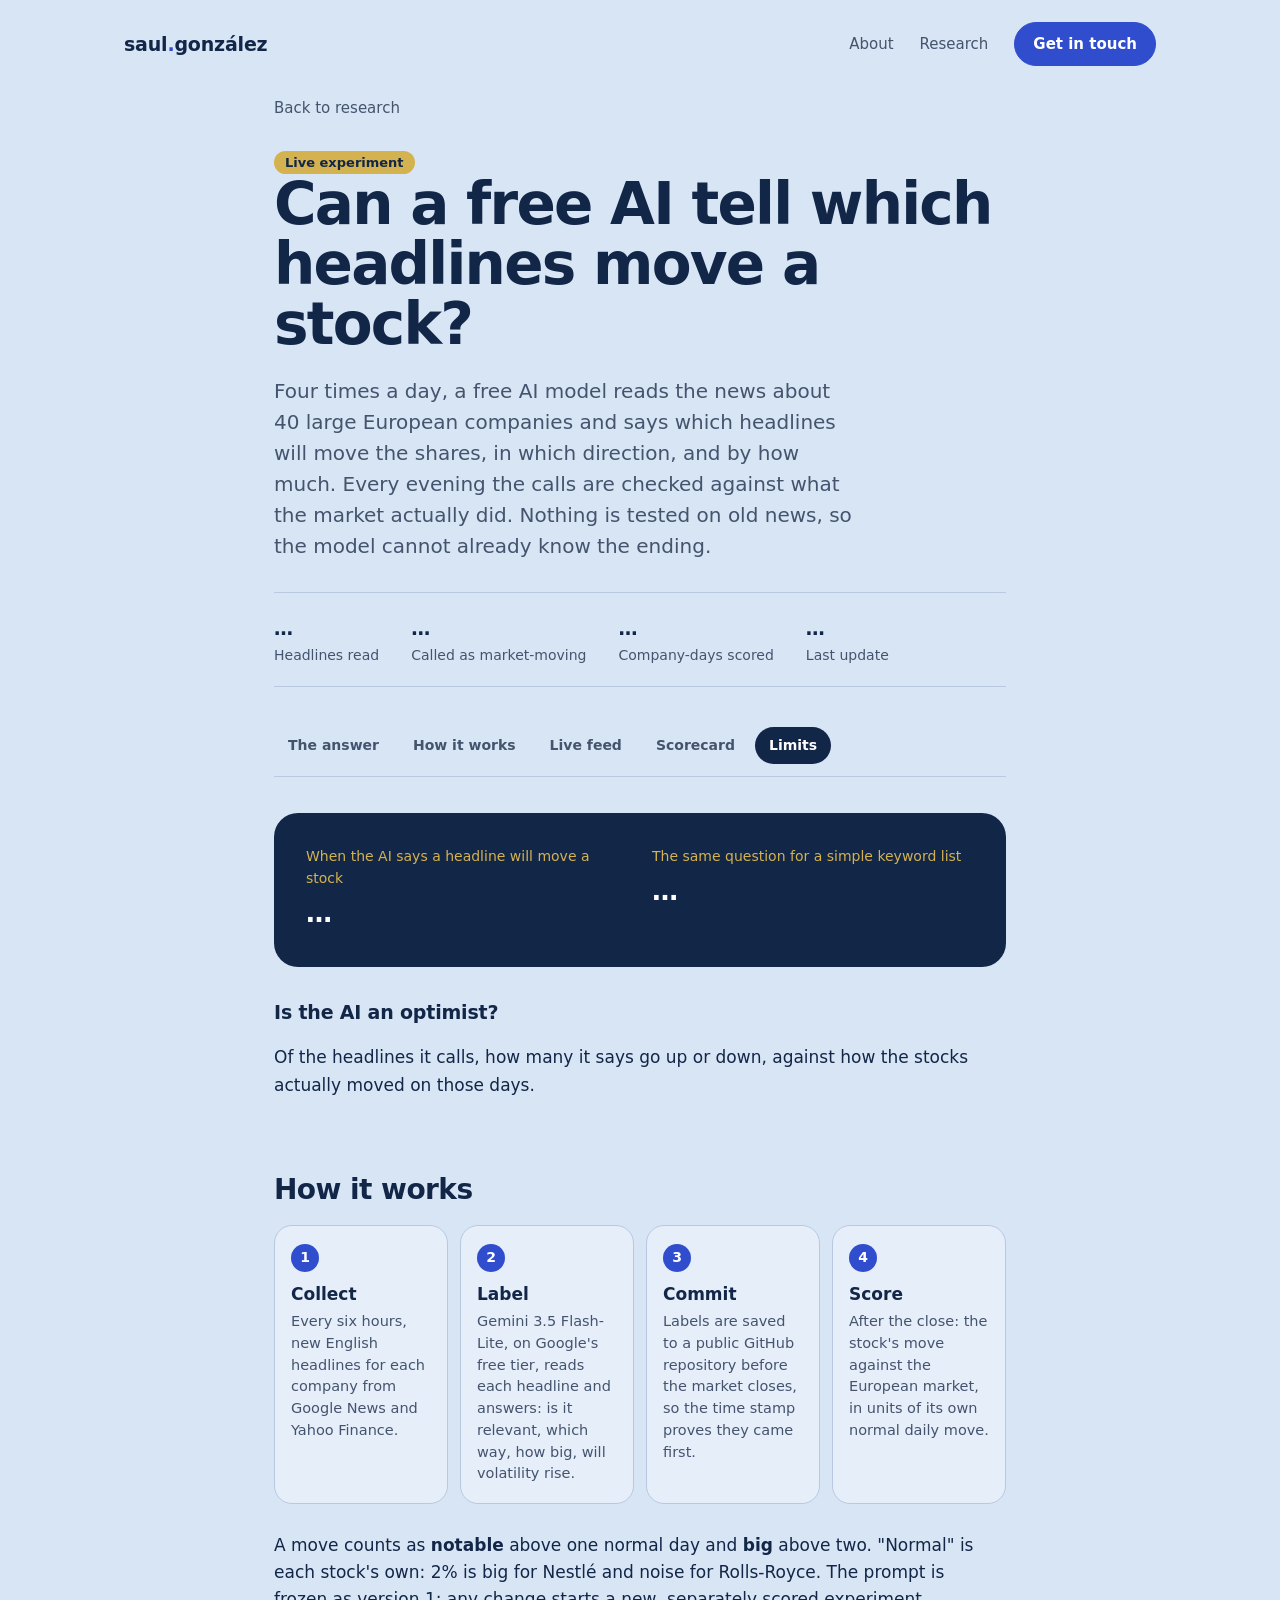
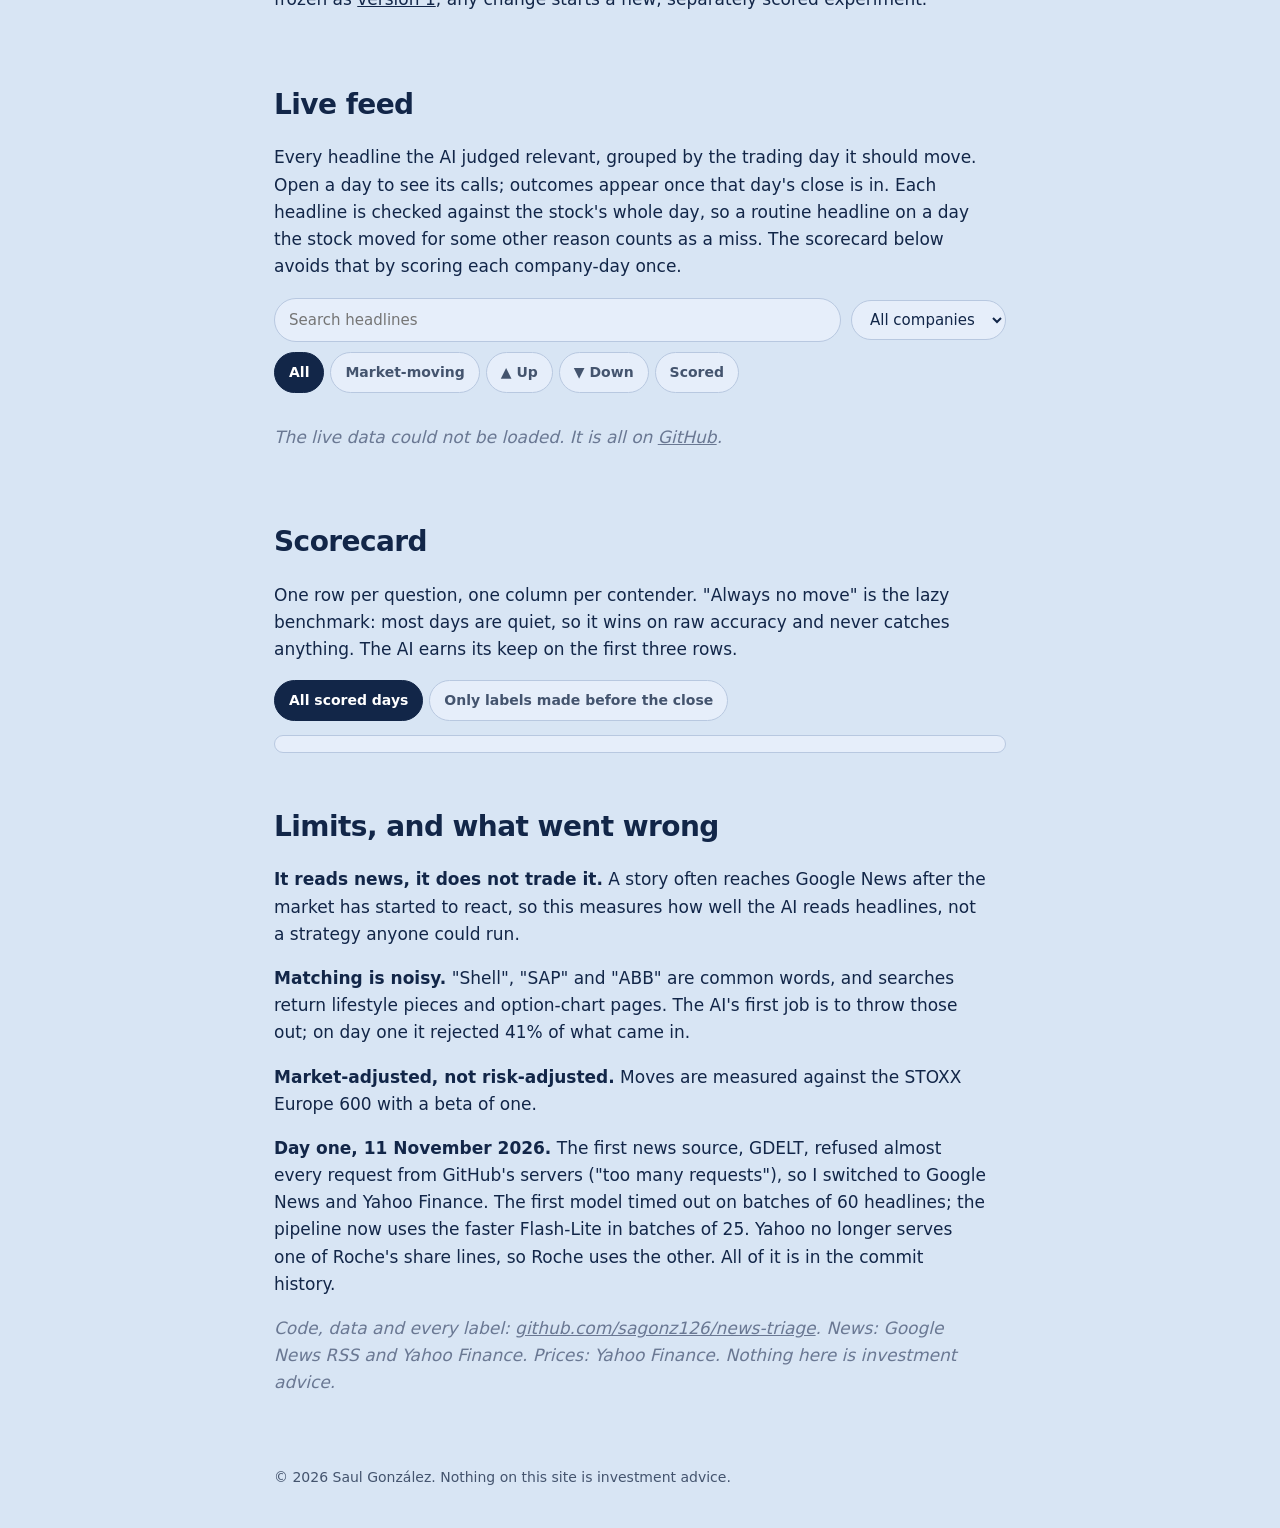
<file: projects/news-triage.html>
<!doctype html>
<html lang="en">
<head>
  <meta charset="utf-8">
  <meta name="viewport" content="width=device-width, initial-scale=1">
  <title>News triage | Saul González</title>
  <meta name="description" content="A live experiment: a free AI labels headlines about 40 large European companies, and every label is scored against what the shares actually did.">
  <link rel="preconnect" href="https://rsms.me/">
  <link rel="stylesheet" href="https://rsms.me/inter/inter.css">
  <link rel="stylesheet" href="../style.css?v=20261112a">
</head>
<body>
<div class="wrap">
  <header class="top">
    <a class="logo" href="../index.html">saul<span>.</span>gonzález</a>
    <nav aria-label="Main">
      <a href="../index.html#journey">About</a>
      <a href="../index.html#research">Research</a>
      <a class="btn" href="../index.html#contact">Get in touch</a>
    </nav>
  </header>
</div>

<main class="wrap narrow">
  <a class="back" href="../index.html#research">Back to research</a>

  <div class="p-head">
    <span class="tag gold">Live experiment</span>
    <h1>Can a free AI tell which headlines move a stock?</h1>
    <p class="lead">Four times a day, a free AI model reads the news about 40 large European companies and says which headlines will move the shares, in which direction, and by how much. Every evening the calls are checked against what the market actually did. Nothing is tested on old news, so the model cannot already know the ending.</p>
  </div>

  <div class="p-meta" id="meta">
    <div><b id="m-read">…</b>Headlines read</div>
    <div><b id="m-flag">…</b>Called as market-moving</div>
    <div><b id="m-scored">…</b>Company-days scored</div>
    <div><b id="m-upd">…</b>Last update</div>
  </div>

  <nav class="subnav" aria-label="On this page">
    <a href="#answer">The answer</a>
    <a href="#how">How it works</a>
    <a href="#feed">Live feed</a>
    <a href="#scorecard">Scorecard</a>
    <a href="#limits">Limits</a>
  </nav>

  <section id="answer" class="block">
    <div class="answer">
      <div>
        <p class="label">When the AI says a headline will move a stock</p>
        <p class="value" id="a-model">…</p>
      </div>
      <div>
        <p class="label">The same question for a simple keyword list</p>
        <p class="value" id="a-base">…</p>
      </div>
    </div>
    <p class="note" id="a-note"></p>

    <h3 class="sub-h">Is the AI an optimist?</h3>
    <p>Of the headlines it calls, how many it says go up or down, against how the stocks actually moved on those days.</p>
    <div class="bias" id="bias"></div>
  </section>

  <section id="how" class="block">
    <h2>How it works</h2>
    <ol class="flow">
      <li><span class="n">1</span><b>Collect</b>Every six hours, new English headlines for each company from Google News and Yahoo Finance.</li>
      <li><span class="n">2</span><b>Label</b>Gemini 3.5 Flash-Lite, on Google's free tier, reads each headline and answers: is it relevant, which way, how big, will volatility rise.</li>
      <li><span class="n">3</span><b>Commit</b>Labels are saved to a public GitHub repository before the market closes, so the time stamp proves they came first.</li>
      <li><span class="n">4</span><b>Score</b>After the close: the stock's move against the European market, in units of its own normal daily move.</li>
    </ol>
    <div class="funnel" id="funnel"></div>
    <p>A move counts as <b>notable</b> above one normal day and <b>big</b> above two. "Normal" is each stock's own: 2% is big for Nestlé and noise for Rolls-Royce. The prompt is frozen as <a href="https://github.com/sagonz126/news-triage/blob/main/prompts/label_v1.txt">version 1</a>; any change starts a new, separately scored experiment.</p>
  </section>

  <section id="feed" class="block">
    <h2>Live feed</h2>
    <p>Every headline the AI judged relevant, grouped by the trading day it should move. Open a day to see its calls; outcomes appear once that day's close is in. Each headline is checked against the stock's whole day, so a routine headline on a day the stock moved for some other reason counts as a miss. The scorecard below avoids that by scoring each company-day once.</p>
    <div class="filters" role="group" aria-label="Filter the feed">
      <input type="search" id="f-q" placeholder="Search headlines" aria-label="Search headlines">
      <select id="f-co" aria-label="Company"><option value="">All companies</option></select>
      <div class="chips" id="f-chips">
        <button type="button" data-f="all" aria-pressed="true">All</button>
        <button type="button" data-f="flag" aria-pressed="false">Market-moving</button>
        <button type="button" data-f="up" aria-pressed="false">▲ Up</button>
        <button type="button" data-f="down" aria-pressed="false">▼ Down</button>
        <button type="button" data-f="scored" aria-pressed="false">Scored</button>
      </div>
    </div>
    <div class="days" id="days"></div>
  </section>

  <section id="scorecard" class="block">
    <h2>Scorecard</h2>
    <p>One row per question, one column per contender. "Always no move" is the lazy benchmark: most days are quiet, so it wins on raw accuracy and never catches anything. The AI earns its keep on the first three rows.</p>
    <div class="chips seg" id="s-sample" role="group" aria-label="Sample">
      <button type="button" data-s="all" aria-pressed="true">All scored days</button>
      <button type="button" data-s="pre_close" aria-pressed="false">Only labels made before the close</button>
    </div>
    <div class="table-card"><table id="score-table"></table></div>
  </section>

  <section id="limits" class="block">
    <h2>Limits, and what went wrong</h2>
    <p><b>It reads news, it does not trade it.</b> A story often reaches Google News after the market has started to react, so this measures how well the AI reads headlines, not a strategy anyone could run.</p>
    <p><b>Matching is noisy.</b> "Shell", "SAP" and "ABB" are common words, and searches return lifestyle pieces and option-chart pages. The AI's first job is to throw those out; on day one it rejected 41% of what came in.</p>
    <p><b>Market-adjusted, not risk-adjusted.</b> Moves are measured against the STOXX Europe 600 with a beta of one.</p>
    <p><b>Day one, 11 November 2026.</b> The first news source, GDELT, refused almost every request from GitHub's servers ("too many requests"), so I switched to Google News and Yahoo Finance. The first model timed out on batches of 60 headlines; the pipeline now uses the faster Flash-Lite in batches of 25. Yahoo no longer serves one of Roche's share lines, so Roche uses the other. All of it is in the commit history.</p>
    <p class="pending">Code, data and every label: <a href="https://github.com/sagonz126/news-triage">github.com/sagonz126/news-triage</a>. News: Google News RSS and Yahoo Finance. Prices: Yahoo Finance. Nothing here is investment advice.</p>
  </section>

  <footer>© 2026 Saul González. Nothing on this site is investment advice.</footer>
</main>

<script>
(() => {
  const BASE = "https://raw.githubusercontent.com/sagonz126/news-triage/main/results/";
  const SRC = BASE + "site.json";
  const PAGE = 15, cache = {};
  const $ = (id) => document.getElementById(id);
  const fmt = (n) => (n ?? 0).toLocaleString("en-GB");
  const pct = (x) => (x == null ? "n/a" : Math.round(x * 100) + "%");
  const esc = (s) => String(s ?? "").replace(/[&<>"]/g, (c) => ({ "&": "&amp;", "<": "&lt;", ">": "&gt;", '"': "&quot;" }[c]));
  let data, filter = "all", sample = "all";

  function ago(iso) {
    const m = Math.round((Date.now() - new Date(iso)) / 60000);
    if (m < 60) return m + " min ago";
    if (m < 48 * 60) return Math.round(m / 60) + " h ago";
    return Math.round(m / 1440) + " days ago";
  }

  function hit(c) {
    if (c.z == null) return null;
    const flagged = c.size !== "noise", moved = c.act_size !== "noise";
    if (!flagged) return !moved;
    if (!moved) return false;
    return c.dir === "none" || c.dir === c.act_dir;
  }

  function renderTop() {
    const t = data.totals, s = data.score;
    $("m-read").textContent = fmt(t.headlines);
    $("m-flag").textContent = fmt(t.flagged);
    $("m-scored").textContent = fmt(s?.company_days_scored ?? 0);
    $("m-upd").textContent = ago(data.updated_utc);
    const m = s?.all?.llm, b = s?.all?.keyword_baseline;
    if (m && m.n) {
      $("a-model").textContent = `The stock moved ${pct(m.move_precision)} of the time.`;
      $("a-base").textContent = `${pct(b.move_precision)} of the time.`;
      const since = new Date(data.start_date).toLocaleDateString("en-GB", { day: "numeric", month: "short", year: "numeric" });
      $("a-note").textContent = `The AI caught ${pct(m.move_recall)} of the days that moved; the keyword list caught ${pct(b.move_recall)}. Based on ${fmt(m.n)} company-days since ${since}. Small samples swing a lot, so read this as a first look.`;
    } else {
      $("a-model").className = $("a-base").className = "value pending";
      $("a-model").textContent = "First score after tonight's European close.";
      $("a-base").textContent = "Same: the benchmark is scored on the same days.";
    }
    const f = [["Headlines read", t.headlines], ["Judged relevant", t.relevant], ["Called market-moving", t.flagged], ["Company-days scored", s?.company_days_scored ?? 0]];
    $("funnel").innerHTML = f.map(([k, v]) =>
      `<div class="f-row"><span>${k}</span><div class="f-bar"><i style="width:${Math.max(2, (v / t.headlines) * 100)}%"></i></div><b>${fmt(v)}</b></div>`).join("");
    const bar = (label, c) => {
      const tot = (c.up || 0) + (c.down || 0) + (c.none || 0);
      if (!tot) return `<div class="b-row"><span>${label}</span><div class="b-bar empty">Waiting for the first close</div></div>`;
      const w = (k) => ((c[k] || 0) / tot) * 100;
      return `<div class="b-row"><span>${label}</span><div class="b-bar">
        <i class="up" style="width:${w("up")}%">${w("up") >= 9 ? "▲ " + Math.round(w("up")) + "%" : ""}</i>
        <i class="none" style="width:${w("none")}%">${w("none") >= 9 ? "flat " + Math.round(w("none")) + "%" : ""}</i>
        <i class="down" style="width:${w("down")}%">${w("down") >= 9 ? "▼ " + Math.round(w("down")) + "%" : ""}</i></div></div>`;
    };
    $("bias").innerHTML = bar("AI predicts", data.bias.predicted) + bar("What happened", data.bias.actual);
  }

  const callHtml = (c) => {
    const arrow = c.size === "noise" ? "•" : c.dir === "up" ? "▲" : c.dir === "down" ? "▼" : "•";
    const size = { noise: "No move", notable: "Notable", big: "Big" }[c.size];
    const h = hit(c);
    const out = h == null ? `<span class="out pending">Pending</span>`
      : `<span class="out ${h ? "ok" : "no"}">${h ? "✓" : "✗"} ${c.z > 0 ? "+" : ""}${c.z.toFixed(2)}× normal</span>`;
    return `<li class="call">
      <div class="c-meta"><b>${esc(c.co)}</b><span>${new Date(c.t).toLocaleString("en-GB", { day: "numeric", month: "short", hour: "2-digit", minute: "2-digit", timeZone: "UTC" })} UTC</span></div>
      <div class="c-body"><a href="${esc(c.url)}" rel="noopener" target="_blank">${esc(c.title)}</a><span class="why">${esc(c.why)}${c.src ? " · " + esc(c.src) : ""}</span></div>
      <div class="c-call ${c.size === "noise" ? "quiet" : c.dir}"><span>${arrow} ${size}</span><small>${Math.round(c.conf * 100)}% sure</small></div>
      <div class="c-out">${out}</div>
    </li>`;
  };

  const dayLabel = (d) => d === "pending" ? "Waiting for the next close"
    : new Date(d + "T12:00:00Z").toLocaleDateString("en-GB", { weekday: "short", day: "numeric", month: "short", timeZone: "UTC" });

  function renderDays() {
    const firstScored = data.days.find((d) => d.day !== "pending")?.day;
    $("days").innerHTML = data.days.map((d) => `
      <details class="day" data-day="${d.day}"${d.day === firstScored ? " open" : ""}>
        <summary>
          <b>${dayLabel(d.day)}</b>
          <span class="d-meta">${fmt(d.calls)} calls · ${fmt(d.flagged)} market-moving</span>
          ${d.scored ? `<span class="d-score">AI right on ${fmt(d.hits)} of ${fmt(d.scored)}</span>` : `<span class="d-score wait">Not scored yet</span>`}
        </summary>
        <ul class="calls"></ul>
        <button type="button" class="btn ghost more-btn" hidden>Show more</button>
      </details>`).join("") || `<p class="pending">No calls yet.</p>`;
    $("days").querySelectorAll("details.day").forEach((el) => {
      el.shown = PAGE;
      el.addEventListener("toggle", () => { if (el.open) renderDay(el); });
      el.querySelector(".more-btn").addEventListener("click", () => { el.shown += PAGE * 2; renderDay(el); });
      if (el.open) renderDay(el);
    });
  }

  async function renderDay(el) {
    const key = el.dataset.day, list = el.querySelector(".calls"), more = el.querySelector(".more-btn");
    if (!cache[key]) {
      list.innerHTML = `<li class="call empty">Loading…</li>`;
      try {
        const r = await fetch(BASE + "feed/" + key + ".json", { cache: "no-cache" });
        if (!r.ok) throw new Error(r.status);
        cache[key] = await r.json();
      } catch (e) {
        list.innerHTML = `<li class="call empty">This day could not be loaded. Try again in a minute.</li>`;
        return;
      }
    }
    const q = $("f-q").value.trim().toLowerCase(), co = $("f-co").value;
    const items = cache[key].filter((c) =>
      (!co || c.co === co) && (!q || c.title.toLowerCase().includes(q)) &&
      (filter === "all" || (filter === "flag" && c.size !== "noise") || (filter === c.dir) || (filter === "scored" && c.z != null)));
    list.innerHTML = items.slice(0, el.shown).map(callHtml).join("") || `<li class="call empty">No calls on this day match the filters.</li>`;
    more.hidden = items.length <= el.shown;
    more.textContent = `Show more (${items.length - el.shown} left)`;
  }

  function refreshOpenDays() {
    $("days").querySelectorAll("details.day[open]").forEach((el) => { el.shown = PAGE; renderDay(el); });
  }

  function renderScore() {
    const s = data.score?.[sample];
    const t = $("score-table");
    if (!s || !s.llm?.n) {
      t.innerHTML = `<tbody><tr><td class="pending">The first company-days are scored after tonight's close (21:43 UTC).</td></tr></tbody>`;
      return;
    }
    const cols = [["llm", "AI (Gemini)"], ["keyword_baseline", "Keyword list"], ["always_no_move", "Always “no move”"]];
    const rows = [
      ["When it calls a move, the stock moves", "move_precision"],
      ["Of the days that moved, how many it called", "move_recall"],
      ["Right direction, on days that moved", "direction_accuracy_on_moves"],
      ["Size bucket exactly right", "size_accuracy"],
    ];
    const best = (k) => Math.max(...cols.map(([c]) => s[c][k] ?? -1));
    t.innerHTML = `<thead><tr><th></th>${cols.map(([, n]) => `<th class="num">${n}</th>`).join("")}</tr></thead><tbody>` +
      rows.map(([label, k]) => `<tr><td>${label}</td>${cols.map(([c]) => {
        const v = s[c][k];
        return `<td class="num">${v != null && v === best(k) ? "<b>" + pct(v) + "</b>" : pct(v)}</td>`;
      }).join("")}</tr>`).join("") +
      `<tr><td>Company-days</td>${cols.map(([c]) => `<td class="num">${fmt(s[c].n)}</td>`).join("")}</tr></tbody>`;
  }

  function wire() {
    const cos = Object.keys(data.per_company || {}).sort();
    $("f-co").insertAdjacentHTML("beforeend", cos.map((c) => `<option>${esc(c)}</option>`).join(""));
    $("f-q").addEventListener("input", refreshOpenDays);
    $("f-co").addEventListener("change", refreshOpenDays);
    $("f-chips").addEventListener("click", (e) => {
      const b = e.target.closest("button"); if (!b) return;
      filter = b.dataset.f;
      $("f-chips").querySelectorAll("button").forEach((x) => x.setAttribute("aria-pressed", x === b));
      refreshOpenDays();
    });
    $("s-sample").addEventListener("click", (e) => {
      const b = e.target.closest("button"); if (!b) return;
      sample = b.dataset.s;
      $("s-sample").querySelectorAll("button").forEach((x) => x.setAttribute("aria-pressed", x === b));
      renderScore();
    });
  }

  // Highlight the section being read in the sticky menu
  const links = [...document.querySelectorAll(".subnav a")];
  const io = new IntersectionObserver((es) => es.forEach((e) => {
    if (e.isIntersecting) links.forEach((a) => a.classList.toggle("on", a.getAttribute("href") === "#" + e.target.id));
  }), { rootMargin: "-30% 0px -60% 0px" });
  links.forEach((a) => io.observe(document.querySelector(a.getAttribute("href"))));

  fetch(SRC, { cache: "no-cache" })
    .then((r) => { if (!r.ok) throw new Error(r.status); return r.json(); })
    .then((d) => { data = d; renderTop(); wire(); renderDays(); renderScore(); })
    .catch(() => {
      $("days").innerHTML = `<p class="pending">The live data could not be loaded. It is all on <a href="https://github.com/sagonz126/news-triage">GitHub</a>.</p>`;
    });
})();
</script>
</body>
</html>
</file>
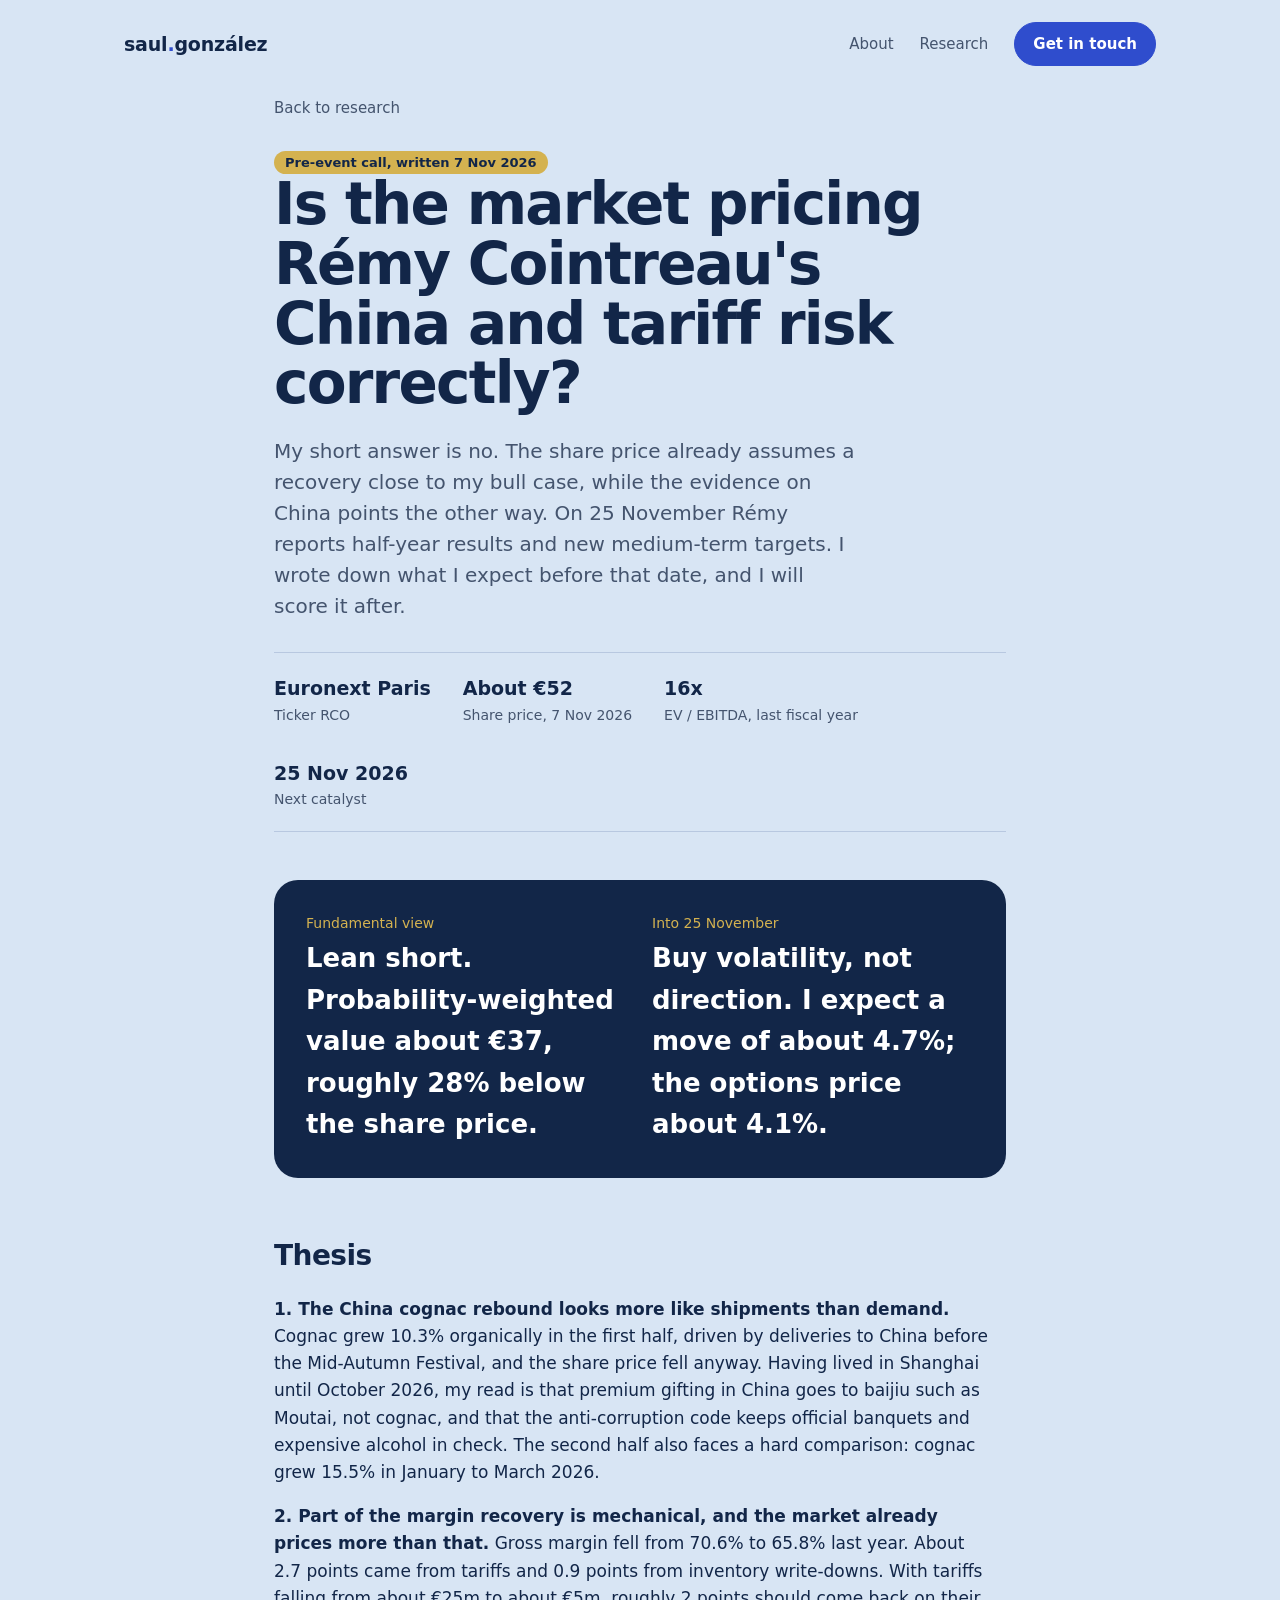
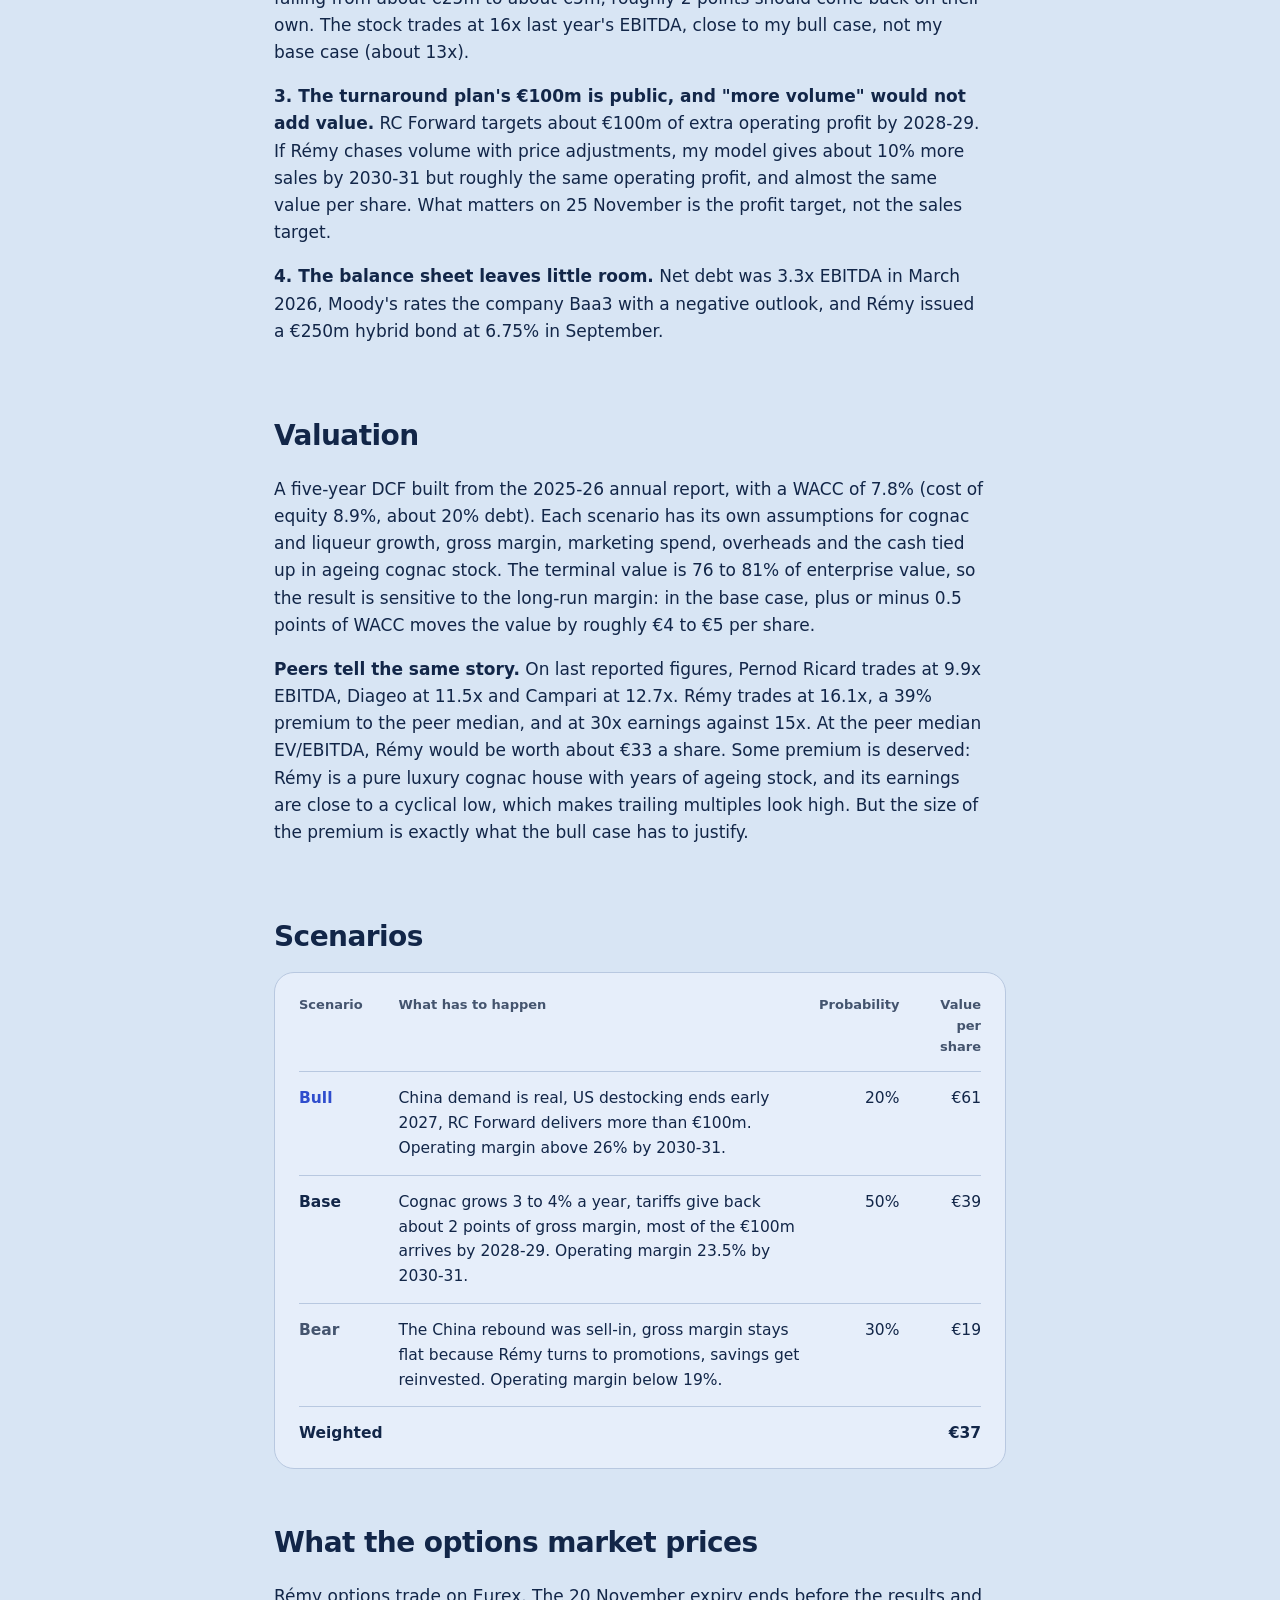
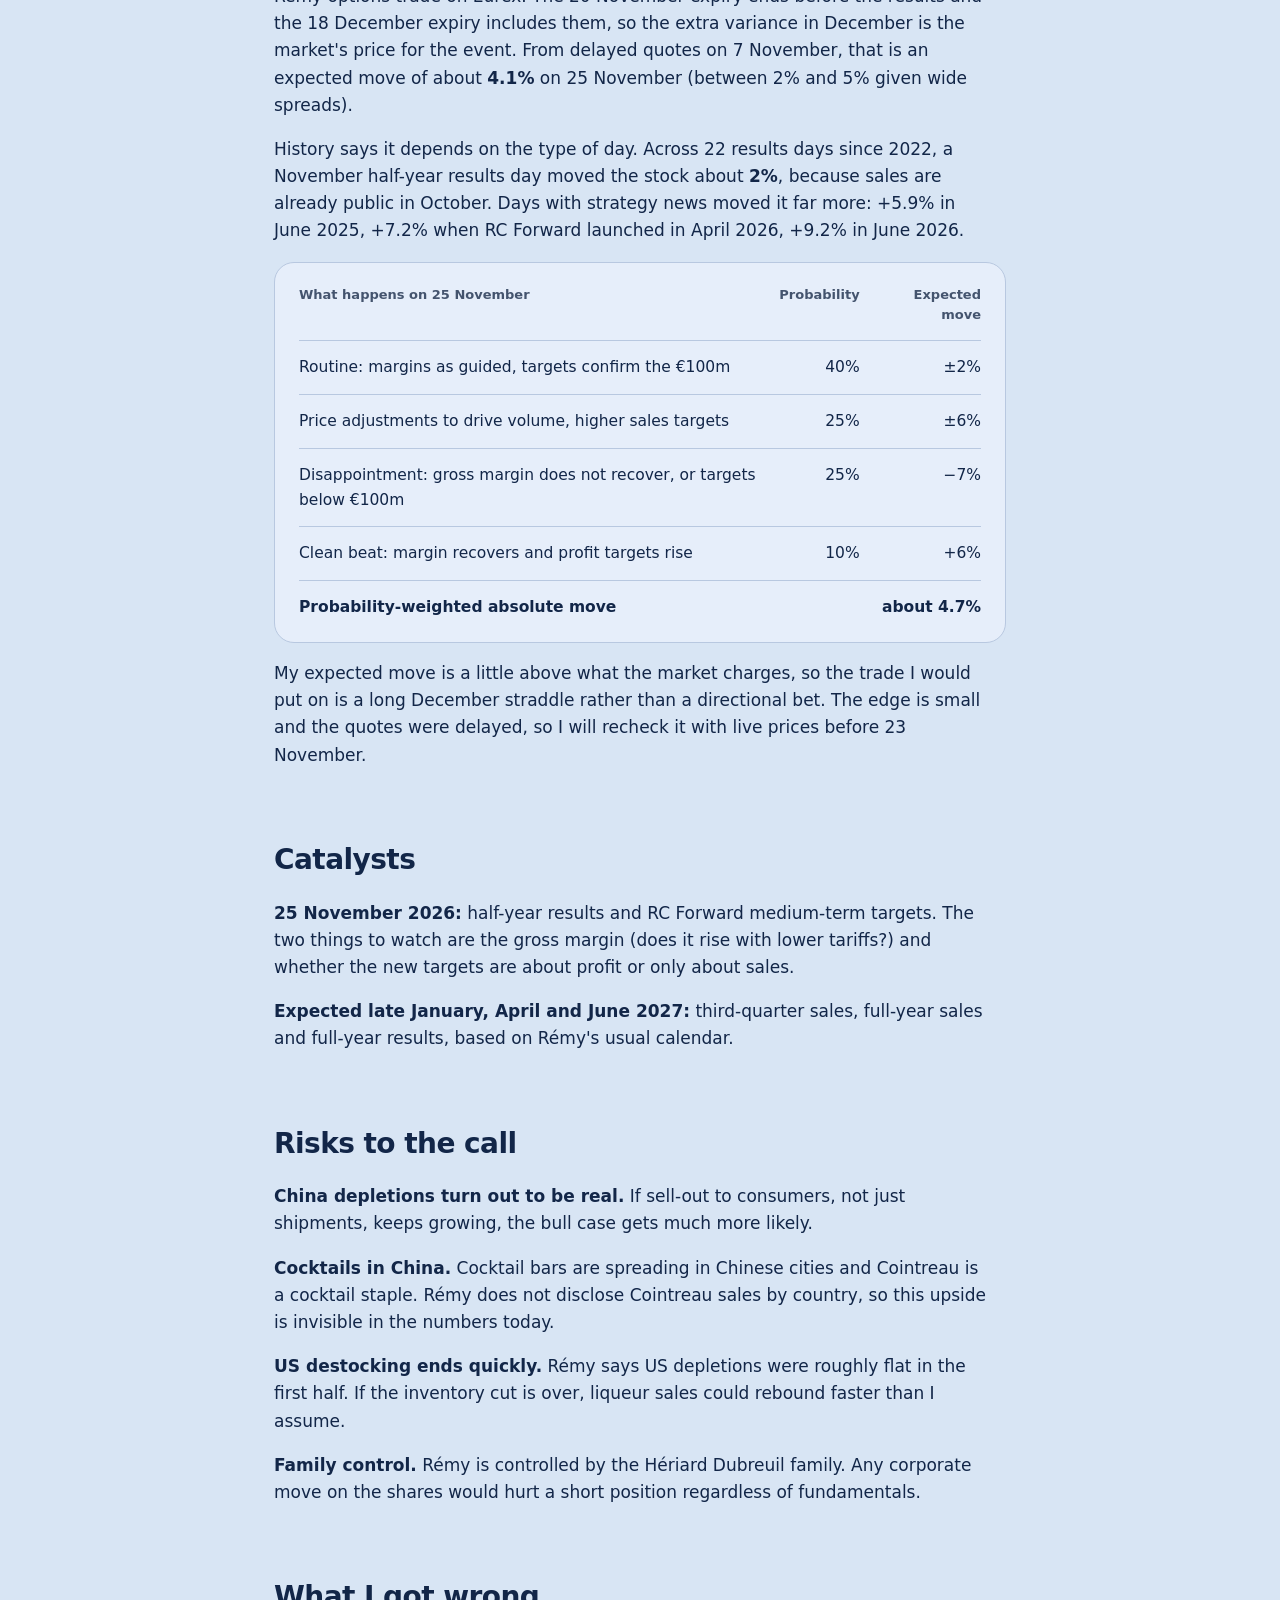
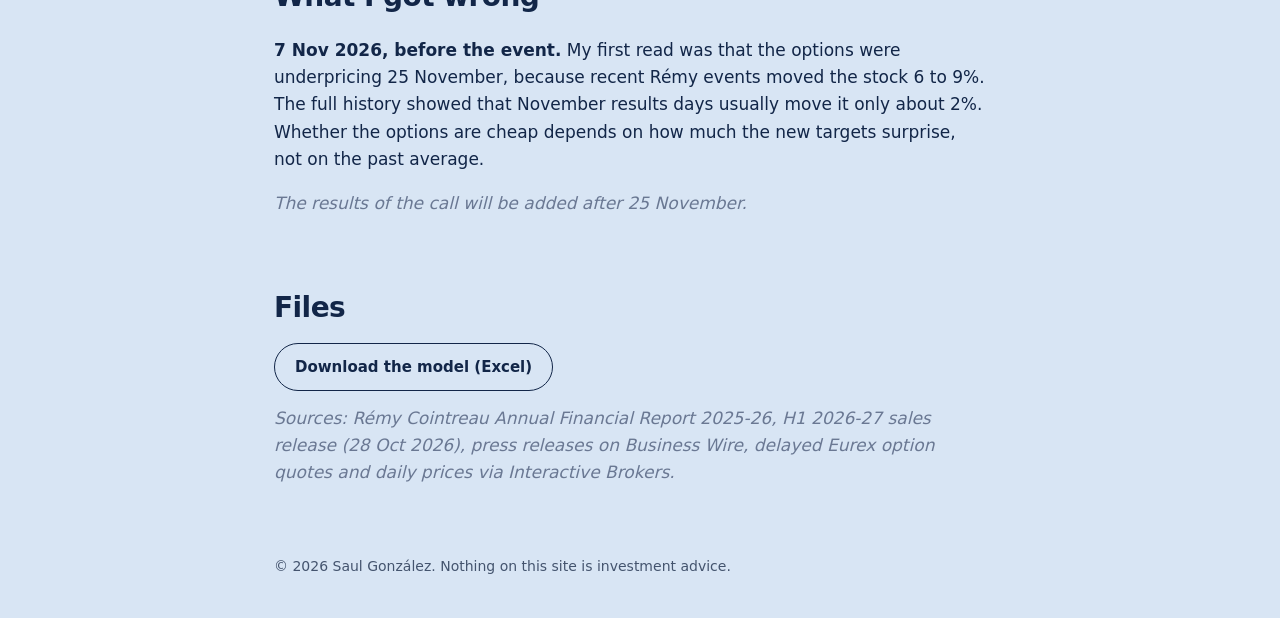
<file: projects/remy-cointreau.html>
<!doctype html>
<html lang="en">
<head>
  <meta charset="utf-8">
  <meta name="viewport" content="width=device-width, initial-scale=1">
  <title>Rémy Cointreau pitch | Saul González</title>
  <meta name="description" content="Rémy Cointreau: valuation under three scenarios, a pre-event call for the 25 November 2026 results, and what the options market prices.">
  <link rel="preconnect" href="https://rsms.me/">
  <link rel="stylesheet" href="https://rsms.me/inter/inter.css">
  <link rel="stylesheet" href="../style.css?v=20261112a">
</head>
<body>
<!-- TEMPLATE: every project page uses these sections in this order. -->
<div class="wrap">
  <header class="top">
    <a class="logo" href="../index.html">saul<span>.</span>gonzález</a>
    <nav aria-label="Main">
      <a href="../index.html#journey">About</a>
      <a href="../index.html#research">Research</a>
      <a class="btn" href="../index.html#contact">Get in touch</a>
    </nav>
  </header>
</div>

<main class="wrap narrow">
  <a class="back" href="../index.html#research">Back to research</a>

  <div class="p-head">
    <span class="tag gold">Pre-event call, written 7 Nov 2026</span>
    <h1>Is the market pricing Rémy Cointreau's China and tariff risk correctly?</h1>
    <p class="lead">My short answer is no. The share price already assumes a recovery close to my bull case, while the evidence on China points the other way. On 25 November Rémy reports half-year results and new medium-term targets. I wrote down what I expect before that date, and I will score it after.</p>
  </div>

  <div class="p-meta">
    <div><b>Euronext Paris</b>Ticker RCO</div>
    <div><b>About €52</b>Share price, 7 Nov 2026</div>
    <div><b>16x</b>EV / EBITDA, last fiscal year</div>
    <div><b>25 Nov 2026</b>Next catalyst</div>
  </div>

  <div class="answer">
    <div>
      <p class="label">Fundamental view</p>
      <p class="value">Lean short. Probability-weighted value about €37, roughly 28% below the share price.</p>
    </div>
    <div>
      <p class="label">Into 25 November</p>
      <p class="value">Buy volatility, not direction. I expect a move of about 4.7%; the options price about 4.1%.</p>
    </div>
  </div>

  <section class="block" aria-labelledby="thesis-h">
    <h2 id="thesis-h">Thesis</h2>
    <p><b>1. The China cognac rebound looks more like shipments than demand.</b> Cognac grew 10.3% organically in the first half, driven by deliveries to China before the Mid-Autumn Festival, and the share price fell anyway. Having lived in Shanghai until October 2026, my read is that premium gifting in China goes to baijiu such as Moutai, not cognac, and that the anti-corruption code keeps official banquets and expensive alcohol in check. The second half also faces a hard comparison: cognac grew 15.5% in January to March 2026.</p>
    <p><b>2. Part of the margin recovery is mechanical, and the market already prices more than that.</b> Gross margin fell from 70.6% to 65.8% last year. About 2.7 points came from tariffs and 0.9 points from inventory write-downs. With tariffs falling from about €25m to about €5m, roughly 2 points should come back on their own. The stock trades at 16x last year's EBITDA, close to my bull case, not my base case (about 13x).</p>
    <p><b>3. The turnaround plan's €100m is public, and "more volume" would not add value.</b> RC Forward targets about €100m of extra operating profit by 2028-29. If Rémy chases volume with price adjustments, my model gives about 10% more sales by 2030-31 but roughly the same operating profit, and almost the same value per share. What matters on 25 November is the profit target, not the sales target.</p>
    <p><b>4. The balance sheet leaves little room.</b> Net debt was 3.3x EBITDA in March 2026, Moody's rates the company Baa3 with a negative outlook, and Rémy issued a €250m hybrid bond at 6.75% in September.</p>
  </section>

  <section class="block" aria-labelledby="value-h">
    <h2 id="value-h">Valuation</h2>
    <p>A five-year DCF built from the 2025-26 annual report, with a WACC of 7.8% (cost of equity 8.9%, about 20% debt). Each scenario has its own assumptions for cognac and liqueur growth, gross margin, marketing spend, overheads and the cash tied up in ageing cognac stock. The terminal value is 76 to 81% of enterprise value, so the result is sensitive to the long-run margin: in the base case, plus or minus 0.5 points of WACC moves the value by roughly €4 to €5 per share.</p>
    <p><b>Peers tell the same story.</b> On last reported figures, Pernod Ricard trades at 9.9x EBITDA, Diageo at 11.5x and Campari at 12.7x. Rémy trades at 16.1x, a 39% premium to the peer median, and at 30x earnings against 15x. At the peer median EV/EBITDA, Rémy would be worth about €33 a share. Some premium is deserved: Rémy is a pure luxury cognac house with years of ageing stock, and its earnings are close to a cyclical low, which makes trailing multiples look high. But the size of the premium is exactly what the bull case has to justify.</p>
  </section>

  <section class="block" aria-labelledby="scen-h">
    <h2 id="scen-h">Scenarios</h2>
    <div class="table-card">
      <table>
        <thead>
          <tr><th>Scenario</th><th>What has to happen</th><th class="num">Probability</th><th class="num">Value per share</th></tr>
        </thead>
        <tbody>
          <tr><td class="scen bull">Bull</td><td>China demand is real, US destocking ends early 2027, RC Forward delivers more than €100m. Operating margin above 26% by 2030-31.</td><td class="num">20%</td><td class="num">€61</td></tr>
          <tr><td class="scen">Base</td><td>Cognac grows 3 to 4% a year, tariffs give back about 2 points of gross margin, most of the €100m arrives by 2028-29. Operating margin 23.5% by 2030-31.</td><td class="num">50%</td><td class="num">€39</td></tr>
          <tr><td class="scen bear">Bear</td><td>The China rebound was sell-in, gross margin stays flat because Rémy turns to promotions, savings get reinvested. Operating margin below 19%.</td><td class="num">30%</td><td class="num">€19</td></tr>
          <tr><td class="scen">Weighted</td><td></td><td class="num"></td><td class="num"><b>€37</b></td></tr>
        </tbody>
      </table>
    </div>
  </section>

  <section class="block" aria-labelledby="options-h">
    <h2 id="options-h">What the options market prices</h2>
    <p>Rémy options trade on Eurex. The 20 November expiry ends before the results and the 18 December expiry includes them, so the extra variance in December is the market's price for the event. From delayed quotes on 7 November, that is an expected move of about <b>4.1%</b> on 25 November (between 2% and 5% given wide spreads).</p>
    <p>History says it depends on the type of day. Across 22 results days since 2022, a November half-year results day moved the stock about <b>2%</b>, because sales are already public in October. Days with strategy news moved it far more: +5.9% in June 2025, +7.2% when RC Forward launched in April 2026, +9.2% in June 2026.</p>
    <div class="table-card">
      <table>
        <thead><tr><th>What happens on 25 November</th><th class="num">Probability</th><th class="num">Expected move</th></tr></thead>
        <tbody>
          <tr><td>Routine: margins as guided, targets confirm the €100m</td><td class="num">40%</td><td class="num">±2%</td></tr>
          <tr><td>Price adjustments to drive volume, higher sales targets</td><td class="num">25%</td><td class="num">±6%</td></tr>
          <tr><td>Disappointment: gross margin does not recover, or targets below €100m</td><td class="num">25%</td><td class="num">−7%</td></tr>
          <tr><td>Clean beat: margin recovers and profit targets rise</td><td class="num">10%</td><td class="num">+6%</td></tr>
          <tr><td><b>Probability-weighted absolute move</b></td><td class="num"></td><td class="num"><b>about 4.7%</b></td></tr>
        </tbody>
      </table>
    </div>
    <p>My expected move is a little above what the market charges, so the trade I would put on is a long December straddle rather than a directional bet. The edge is small and the quotes were delayed, so I will recheck it with live prices before 23 November.</p>
  </section>

  <section class="block" aria-labelledby="cat-h">
    <h2 id="cat-h">Catalysts</h2>
    <p><b>25 November 2026:</b> half-year results and RC Forward medium-term targets. The two things to watch are the gross margin (does it rise with lower tariffs?) and whether the new targets are about profit or only about sales.</p>
    <p><b>Expected late January, April and June 2027:</b> third-quarter sales, full-year sales and full-year results, based on Rémy's usual calendar.</p>
  </section>

  <section class="block" aria-labelledby="risk-h">
    <h2 id="risk-h">Risks to the call</h2>
    <p><b>China depletions turn out to be real.</b> If sell-out to consumers, not just shipments, keeps growing, the bull case gets much more likely.</p>
    <p><b>Cocktails in China.</b> Cocktail bars are spreading in Chinese cities and Cointreau is a cocktail staple. Rémy does not disclose Cointreau sales by country, so this upside is invisible in the numbers today.</p>
    <p><b>US destocking ends quickly.</b> Rémy says US depletions were roughly flat in the first half. If the inventory cut is over, liqueur sales could rebound faster than I assume.</p>
    <p><b>Family control.</b> Rémy is controlled by the Hériard Dubreuil family. Any corporate move on the shares would hurt a short position regardless of fundamentals.</p>
  </section>

  <section class="block" aria-labelledby="wrong-h">
    <h2 id="wrong-h">What I got wrong</h2>
    <p><b>7 Nov 2026, before the event.</b> My first read was that the options were underpricing 25 November, because recent Rémy events moved the stock 6 to 9%. The full history showed that November results days usually move it only about 2%. Whether the options are cheap depends on how much the new targets surprise, not on the past average.</p>
    <p class="pending">The results of the call will be added after 25 November.</p>
  </section>

  <section class="block" aria-labelledby="files-h">
    <h2 id="files-h">Files</h2>
    <div class="files">
      <a class="btn ghost" href="../files/Remy-Cointreau-model.xlsx">Download the model (Excel)</a>
    </div>
    <p class="pending" style="margin-top:14px">Sources: Rémy Cointreau Annual Financial Report 2025-26, H1 2026-27 sales release (28 Oct 2026), press releases on Business Wire, delayed Eurex option quotes and daily prices via Interactive Brokers.</p>
  </section>

  <footer>© 2026 Saul González. Nothing on this site is investment advice.</footer>
</main>
</body>
</html>
</file>
<file: style.css>
/* Saul González: personal research site.
   One stylesheet for every page. Change a colour here and it changes everywhere. */

:root {
  /* Three colours, all taken from the profile photo: the pale wall (background),
     the blue of the blurred banner (main colour) and the navy suit (text, dark blocks).
     Other values are tints of these three. */
  --bg: #d8e5f4;           /* pale blue wall: page background */
  --ink: #122648;          /* navy suit: text and dark blocks */
  --accent: #2f4dcd;       /* banner blue: buttons, journey, tags */
  --accent-dark: #2639a6;  /* accent on hover */
  --accent-soft: #c3d2f2;  /* tint of accent */
  --muted: #44546e;        /* tint of ink for secondary text */
  --line: #b8c8e0;
  --surface: #e6eefa;      /* tint of bg for cards and tables */
  --on-dark: #d3ddf6;      /* text on blue or navy blocks */
  --gold: #d4b250;         /* tie gold: small details only, on dark or blue backgrounds */

  --display: "InterVariable", "Inter Display", "Inter", system-ui, -apple-system, "Segoe UI", sans-serif;
  --body: "InterVariable", "Inter", system-ui, -apple-system, "Segoe UI", sans-serif;
}

* { box-sizing: border-box; }
html { -webkit-text-size-adjust: 100%; scroll-behavior: smooth; }
body { font-optical-sizing: auto; margin: 0; background: var(--bg); color: var(--ink); font-family: var(--body); font-size: 17px; line-height: 1.6; }
a { color: inherit; }
a:focus-visible, .btn:focus-visible { outline: 2px solid var(--accent); outline-offset: 3px; }
img { max-width: 100%; display: block; }

.wrap { max-width: 1080px; margin: 0 auto; padding: 0 24px; }
.narrow { max-width: 780px; }

/* Header */
.top { display: flex; justify-content: space-between; align-items: center; padding: 22px 0; gap: 16px; }
.logo { font-family: var(--display); font-weight: 700; font-size: 19px; text-decoration: none; letter-spacing: -.01em; }
.logo span { color: var(--accent); }
nav { display: flex; gap: 26px; align-items: center; font-size: 15px; }
nav a { text-decoration: none; color: var(--muted); }
nav a:hover { color: var(--accent); }

/* Buttons */
.btn { display: inline-block; background: var(--accent); color: #fff; text-decoration: none; font-weight: 600; font-size: 15px; padding: 11px 20px; border-radius: 999px; border: 1.5px solid var(--accent); }
.btn:hover { background: var(--accent-dark); border-color: var(--accent-dark); }
.btn.ghost { background: transparent; color: var(--ink); border-color: var(--ink); }
.btn.ghost:hover { background: var(--ink); color: #fff; }
nav .btn { color: #fff; padding: 9px 18px; }
nav .btn:hover { color: #fff; }

/* Home: hero */
.hero { display: grid; grid-template-columns: 1.25fr .9fr; gap: 56px; align-items: center; padding: 56px 0 80px; }
.hero h1 { font-family: var(--display); font-weight: 800; font-size: clamp(46px, 7vw, 84px); line-height: .98; letter-spacing: -.035em; margin: 0 0 26px; }
.lead { font-size: 20px; line-height: 1.55; color: var(--muted); margin: 0 0 14px; max-width: 34ch; }
.lead strong { color: var(--ink); font-weight: 600; }
.actions { display: flex; gap: 12px; margin-top: 30px; flex-wrap: wrap; }
.photo { position: relative; border-radius: 28px; overflow: hidden; aspect-ratio: 4 / 5; background: var(--accent-soft); }
.photo img { width: 100%; height: 100%; object-fit: cover; }
.badge { position: absolute; left: 18px; bottom: 18px; background: var(--surface); border-radius: 16px; padding: 12px 16px 12px 14px; border-left: 3px solid var(--gold); font-size: 14px; line-height: 1.35; box-shadow: 0 8px 24px rgba(18, 38, 72, .16); }
.badge b { display: block; font-size: 15px; }

/* Home: journey */
.journey { background: var(--accent); color: #fff; border-radius: 32px; padding: 56px 48px; margin-bottom: 96px; }
.journey h2 { font-family: var(--display); font-weight: 700; font-size: 36px; letter-spacing: -.02em; margin: 0 0 8px; }
.journey .sub { color: var(--on-dark); margin: 0 0 40px; max-width: 52ch; }
.stops { list-style: none; margin: 0; padding: 0; display: grid; grid-template-columns: repeat(5, 1fr); gap: 18px; position: relative; }
.stops::before { content: ""; position: absolute; top: 13px; left: 6px; right: 6px; height: 2px; background: rgba(255, 255, 255, .28); }
.stops li { position: relative; padding-top: 42px; }
.stops li::before { content: ""; position: absolute; top: 6px; left: 0; width: 16px; height: 16px; border-radius: 50%; background: var(--gold); box-shadow: 0 0 0 5px var(--accent); }
.stops li.now::before { background: #fff; }
.stops .place { font-family: var(--display); font-weight: 700; font-size: 20px; line-height: 1.2; }
.stops .when { font-size: 13px; color: var(--on-dark); margin: 2px 0 8px; }
.stops p { margin: 0; font-size: 15px; color: #eef3fc; line-height: 1.5; }

/* Home: research */
.head { display: flex; justify-content: space-between; align-items: end; gap: 24px; margin-bottom: 28px; flex-wrap: wrap; }
.head h2 { font-family: var(--display); font-weight: 700; font-size: 40px; letter-spacing: -.025em; margin: 0; }
.head p { margin: 0; color: var(--muted); max-width: 44ch; }
.grid { display: grid; grid-template-columns: 1.3fr 1fr; gap: 20px; margin-bottom: 96px; }
.card { background: var(--surface); border: 1px solid var(--line); border-radius: 24px; padding: 30px; display: flex; flex-direction: column; text-decoration: none; transition: border-color .15s; }
a.card:hover { border-color: var(--accent); }
.card.feature { grid-row: span 3; background: var(--ink); color: #fff; border: 0; }
.tag { align-self: flex-start; font-size: 13px; font-weight: 600; padding: 4px 11px; border-radius: 999px; background: var(--accent-soft); color: var(--accent); margin-bottom: 18px; }
.card.feature .tag { background: var(--gold); color: var(--ink); }
.tag.gold { background: var(--gold); color: var(--ink); }
.card h3 { font-family: var(--display); font-weight: 700; font-size: 23px; line-height: 1.2; letter-spacing: -.015em; margin: 0 0 10px; }
.card.feature h3 { font-size: 34px; letter-spacing: -.025em; }
.card p { margin: 0; color: var(--muted); font-size: 15.5px; }
.card.feature p { color: var(--on-dark); font-size: 17px; max-width: 40ch; }
.card .more { margin-top: auto; padding-top: 26px; font-weight: 600; font-size: 15px; color: var(--accent); }
.card.feature .more { color: var(--gold); }
.facts { display: flex; gap: 28px; margin-top: 28px; flex-wrap: wrap; }
.facts div { font-size: 14px; color: var(--on-dark); }
.facts b { display: block; font-family: var(--display); font-size: 22px; color: #fff; }

/* Home: contact */
.contact { display: grid; grid-template-columns: 1.2fr 1fr; gap: 40px; align-items: center; border-top: 1px solid var(--line); padding: 72px 0 88px; }
.contact h2 { font-family: var(--display); font-weight: 800; font-size: 48px; line-height: 1.02; letter-spacing: -.03em; margin: 0; }
.contact p { color: var(--muted); margin: 0 0 22px; }
.links { display: flex; gap: 12px; flex-wrap: wrap; }
footer { color: var(--muted); font-size: 14px; padding: 0 0 40px; }

/* Project pages */
.back { display: inline-block; margin: 8px 0 28px; font-size: 15px; color: var(--muted); text-decoration: none; }
.back:hover { color: var(--accent); }
.p-head h1 { font-family: var(--display); font-weight: 800; font-size: clamp(36px, 5.5vw, 58px); line-height: 1.03; letter-spacing: -.03em; margin: 0 0 22px; }
.p-head .lead { max-width: 46ch; }
.p-meta { display: flex; gap: 32px; flex-wrap: wrap; margin: 30px 0 48px; padding: 20px 0; border-top: 1px solid var(--line); border-bottom: 1px solid var(--line); }
.p-meta div { font-size: 14px; color: var(--muted); }
.p-meta b { display: block; font-family: var(--display); font-size: 19px; color: var(--ink); }

.answer { background: var(--ink); color: #fff; border-radius: 24px; padding: 32px; margin-bottom: 56px; display: grid; grid-template-columns: 1fr 1fr; gap: 24px; }
.answer .label { font-size: 14px; color: var(--gold); margin: 0 0 4px; }
.answer .value { font-family: var(--display); font-weight: 700; font-size: 26px; margin: 0; }
.answer .value.pending { color: var(--on-dark); font-weight: 500; font-size: 18px; font-style: italic; }

.block { padding: 0 0 52px; }
.block h2 { font-family: var(--display); font-weight: 700; font-size: 28px; letter-spacing: -.02em; margin: 0 0 12px; }
.block p, .block li { max-width: 66ch; }
.sub-h { font-family: var(--display); font-weight: 700; font-size: 19px; letter-spacing: -.01em; margin: 30px 0 8px; }
.block .answer { margin: 22px 0 8px; }
.pending { color: #6a7893; font-style: italic; }

.table-card { background: var(--surface); border: 1px solid var(--line); border-radius: 20px; padding: 8px 24px; overflow-x: auto; }
table { border-collapse: collapse; width: 100%; font-size: 15.5px; font-variant-numeric: tabular-nums; }
th, td { text-align: left; padding: 14px 16px 14px 0; border-bottom: 1px solid var(--line); vertical-align: top; }
tr:last-child td { border-bottom: 0; }
th { font-size: 13px; font-weight: 600; color: var(--muted); }
.num { text-align: right; padding-right: 0; }
.scen { font-weight: 700; }
.scen.bull { color: var(--accent); }
.scen.bear { color: var(--muted); }

.files { display: flex; gap: 12px; flex-wrap: wrap; }

/* Mobile */
@media (max-width: 860px) {
  .hero { grid-template-columns: 1fr; gap: 36px; padding-top: 28px; }
  .photo { max-width: 420px; }
  .journey { padding: 40px 24px; border-radius: 24px; }
  .stops { grid-template-columns: 1fr; gap: 26px; }
  .stops::before { top: 6px; bottom: 6px; left: 7px; right: auto; width: 2px; height: auto; }
  .stops li { padding: 0 0 0 38px; }
  .stops li::before { top: 4px; }
  .grid { grid-template-columns: 1fr; }
  .card.feature { grid-row: auto; }
  .contact { grid-template-columns: 1fr; }
  .contact h2 { font-size: 40px; }
  nav a:not(.btn) { display: none; }
  .answer { grid-template-columns: 1fr; }
}

@media (prefers-reduced-motion: reduce) {
  html { scroll-behavior: auto; }
  .card { transition: none; }
}

.num:not(:last-child) { padding-right: 20px; }

/* News triage page */
.note { color: var(--muted); font-size: 15px; margin: 4px 0 0; }
.subnav { position: sticky; top: 0; z-index: 5; display: flex; gap: 6px; flex-wrap: wrap; padding: 12px 0; margin: -20px 0 36px; background: rgba(216, 229, 244, .92); backdrop-filter: blur(8px); -webkit-backdrop-filter: blur(8px); border-bottom: 1px solid var(--line); }
.subnav a { text-decoration: none; font-size: 14px; font-weight: 600; color: var(--muted); padding: 7px 14px; border-radius: 999px; }
.subnav a:hover { color: var(--accent); }
.subnav a.on { background: var(--ink); color: #fff; }
.block[id] { scroll-margin-top: 72px; }

.flow { list-style: none; padding: 0; margin: 8px 0 28px; display: grid; grid-template-columns: repeat(4, 1fr); gap: 12px; counter-reset: none; }
.flow li { background: var(--surface); border: 1px solid var(--line); border-radius: 18px; padding: 18px 16px; font-size: 14.5px; line-height: 1.5; color: var(--muted); max-width: none; }
.flow b { display: block; font-family: var(--display); font-size: 17px; color: var(--ink); margin: 10px 0 4px; }
.flow .n { display: inline-grid; place-items: center; width: 28px; height: 28px; border-radius: 50%; background: var(--accent); color: #fff; font-weight: 700; font-size: 14px; }

.funnel { margin: 0 0 22px; }
.f-row, .b-row { display: grid; grid-template-columns: 190px 1fr 70px; gap: 14px; align-items: center; padding: 6px 0; font-size: 15px; }
.b-row { grid-template-columns: 130px 1fr; }
.f-row b { text-align: right; font-variant-numeric: tabular-nums; }
.f-bar { height: 12px; background: var(--surface); border-radius: 999px; overflow: hidden; border: 1px solid var(--line); }
.f-bar i { display: block; height: 100%; background: var(--accent); border-radius: 999px; }
.b-bar { display: flex; height: 30px; border-radius: 10px; overflow: hidden; background: var(--surface); border: 1px solid var(--line); font-size: 13px; font-weight: 600; }
.b-bar i { display: flex; align-items: center; justify-content: center; font-style: normal; white-space: nowrap; overflow: hidden; }
.b-bar .up { background: var(--accent); color: #fff; }
.b-bar .none { background: var(--accent-soft); color: var(--ink); }
.b-bar .down { background: var(--ink); color: #fff; }
.b-bar.empty { align-items: center; padding: 0 12px; color: var(--muted); font-weight: 500; font-style: italic; }

.filters { display: flex; flex-wrap: wrap; gap: 10px; align-items: center; margin: 18px 0 14px; }
.filters input, .filters select { font: inherit; font-size: 15px; padding: 9px 14px; border-radius: 999px; border: 1px solid var(--line); background: var(--surface); color: var(--ink); }
.filters input { flex: 1 1 200px; }
.chips { display: flex; flex-wrap: wrap; gap: 6px; }
.chips button { font: inherit; font-size: 14px; font-weight: 600; padding: 8px 14px; border-radius: 999px; border: 1px solid var(--line); background: var(--surface); color: var(--muted); cursor: pointer; }
.chips button:hover { border-color: var(--accent); color: var(--accent); }
.chips button[aria-pressed="true"] { background: var(--ink); border-color: var(--ink); color: #fff; }
.chips.seg { margin: 14px 0 14px; }

.calls { list-style: none; padding: 0; margin: 0 0 16px; display: grid; gap: 6px; }
.call { display: grid; grid-template-columns: 120px 1fr 104px 124px; gap: 16px; align-items: start; background: var(--surface); border: 1px solid var(--line); border-radius: 14px; padding: 11px 16px; max-width: none !important; }
.call.empty { display: block; color: var(--muted); font-style: italic; }
.c-meta b { display: block; font-size: 14.5px; }
.c-meta span, .why, .c-call small { display: block; font-size: 12.5px; color: var(--muted); }
.c-body a { font-weight: 600; font-size: 15.5px; text-decoration: none; line-height: 1.35; }
.c-body a:hover { color: var(--accent); }
.why { margin-top: 4px; }
.c-call span { display: inline-block; font-size: 13px; font-weight: 700; padding: 4px 10px; border-radius: 999px; background: var(--accent-soft); color: var(--accent); white-space: nowrap; }
.c-call.down span { background: var(--ink); color: #fff; }
.c-call.up span { background: var(--accent); color: #fff; }
.c-call.quiet span { background: transparent; border: 1px solid var(--line); color: var(--muted); }
.c-call small { margin-top: 4px; }
.out { display: inline-block; font-size: 13px; font-weight: 700; padding: 4px 10px; border-radius: 999px; white-space: nowrap; }
.out.pending { color: #6a7893; font-style: italic; font-weight: 500; padding-left: 0; }
.out.ok { background: var(--gold); color: var(--ink); }
.out.no { background: transparent; border: 1px solid var(--muted); color: var(--muted); }
.more-btn { margin-top: 4px; }

@media (max-width: 860px) {
  .flow { grid-template-columns: 1fr 1fr; }
  .call { grid-template-columns: 1fr auto; }
  .c-meta { grid-column: 1 / -1; display: flex; gap: 10px; align-items: baseline; }
  .c-meta b { display: inline; }
  .c-body { grid-column: 1 / -1; }
  .f-row { grid-template-columns: 1fr 1fr 60px; }
}

/* News triage: days in the live feed */
.days { display: grid; gap: 10px; }
.day { background: transparent; border: 1px solid var(--line); border-radius: 18px; }
.day[open] { background: rgba(230, 238, 250, .45); }
.day summary { list-style: none; cursor: pointer; display: flex; flex-wrap: wrap; align-items: center; gap: 8px 14px; padding: 14px 18px; border-radius: 18px; }
.day summary::-webkit-details-marker { display: none; }
.day summary::before { content: "▸"; color: var(--accent); font-size: 14px; transition: transform .15s; }
.day[open] summary::before { transform: rotate(90deg); }
.day summary:hover { background: var(--surface); }
.day summary b { font-family: var(--display); font-size: 17px; }
.d-meta { color: var(--muted); font-size: 14px; }
.d-score { margin-left: auto; font-size: 13px; font-weight: 700; padding: 4px 11px; border-radius: 999px; background: var(--gold); color: var(--ink); }
.d-score.wait { background: transparent; border: 1px solid var(--line); color: var(--muted); font-weight: 600; }
.day .calls { padding: 0 10px; }
.day .more-btn { margin: 0 10px 14px; }
@media (prefers-reduced-motion: reduce) { .day summary::before { transition: none; } }
</file>
